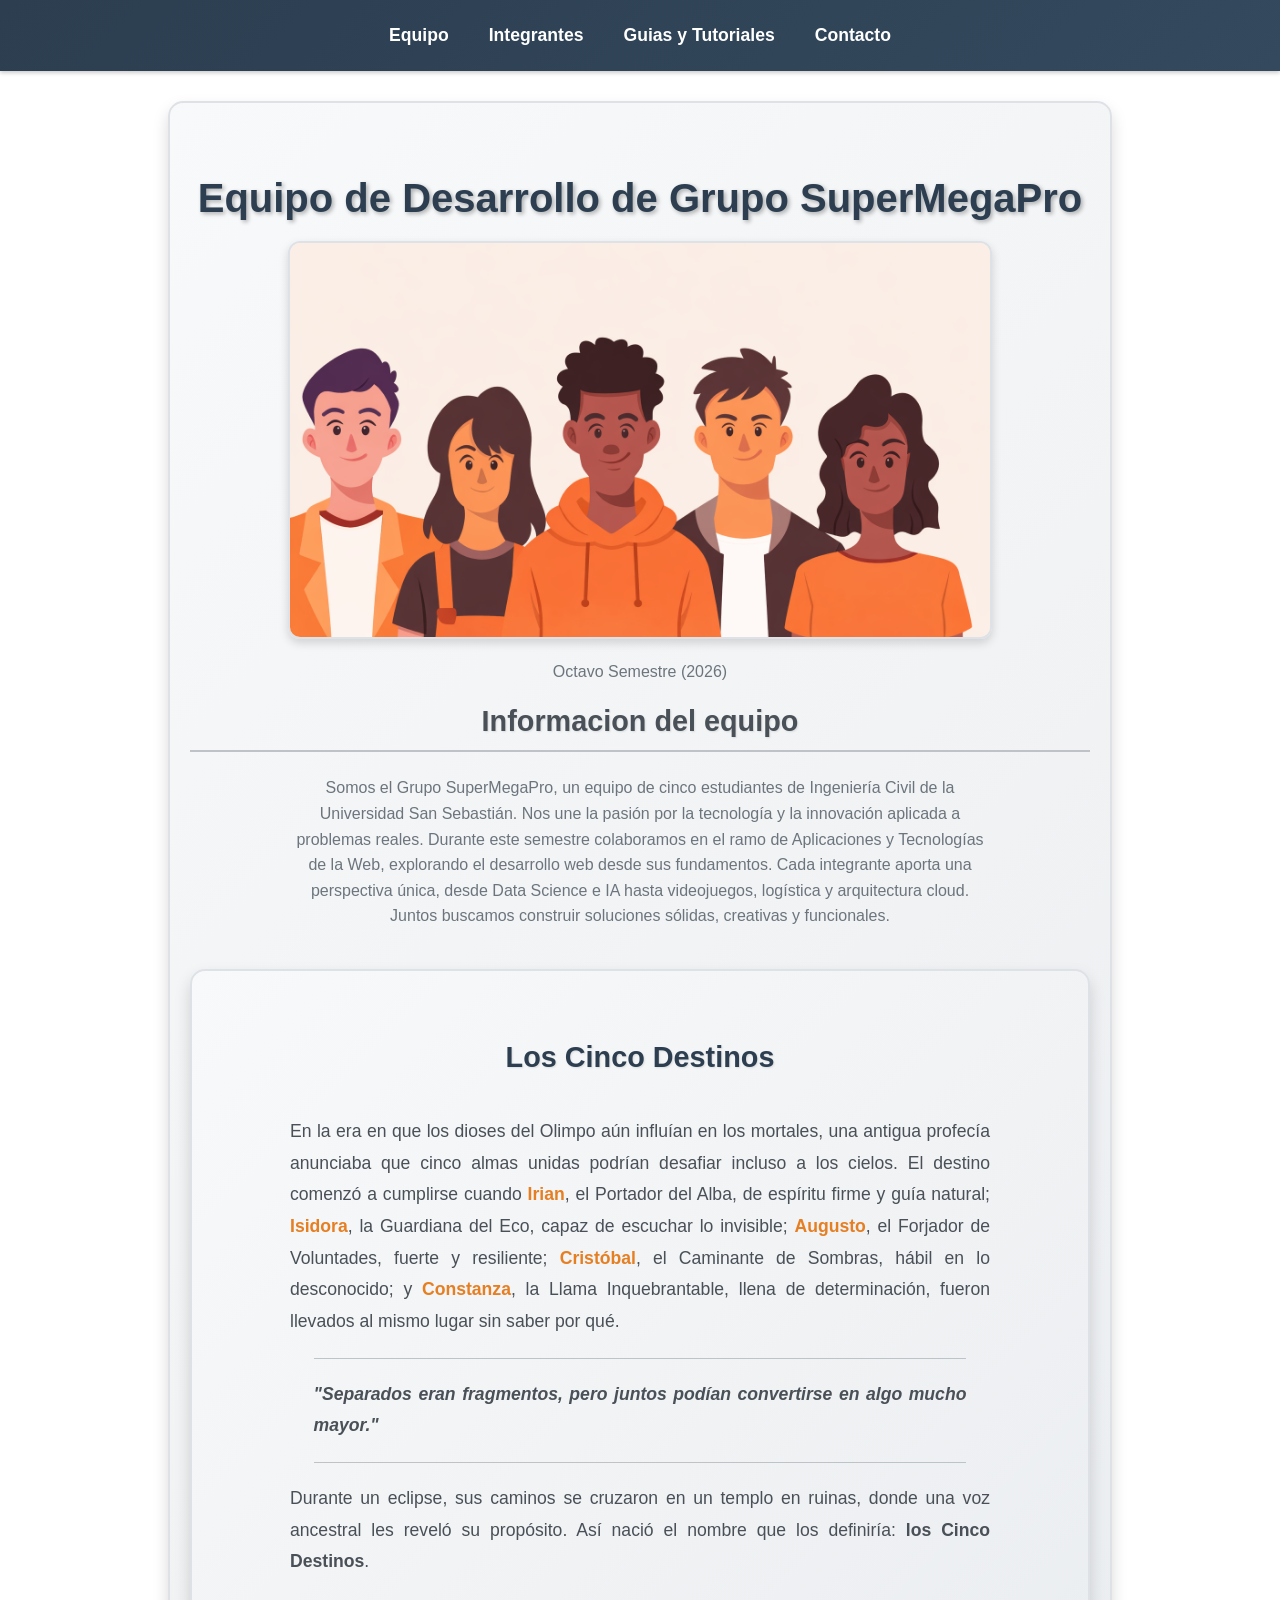
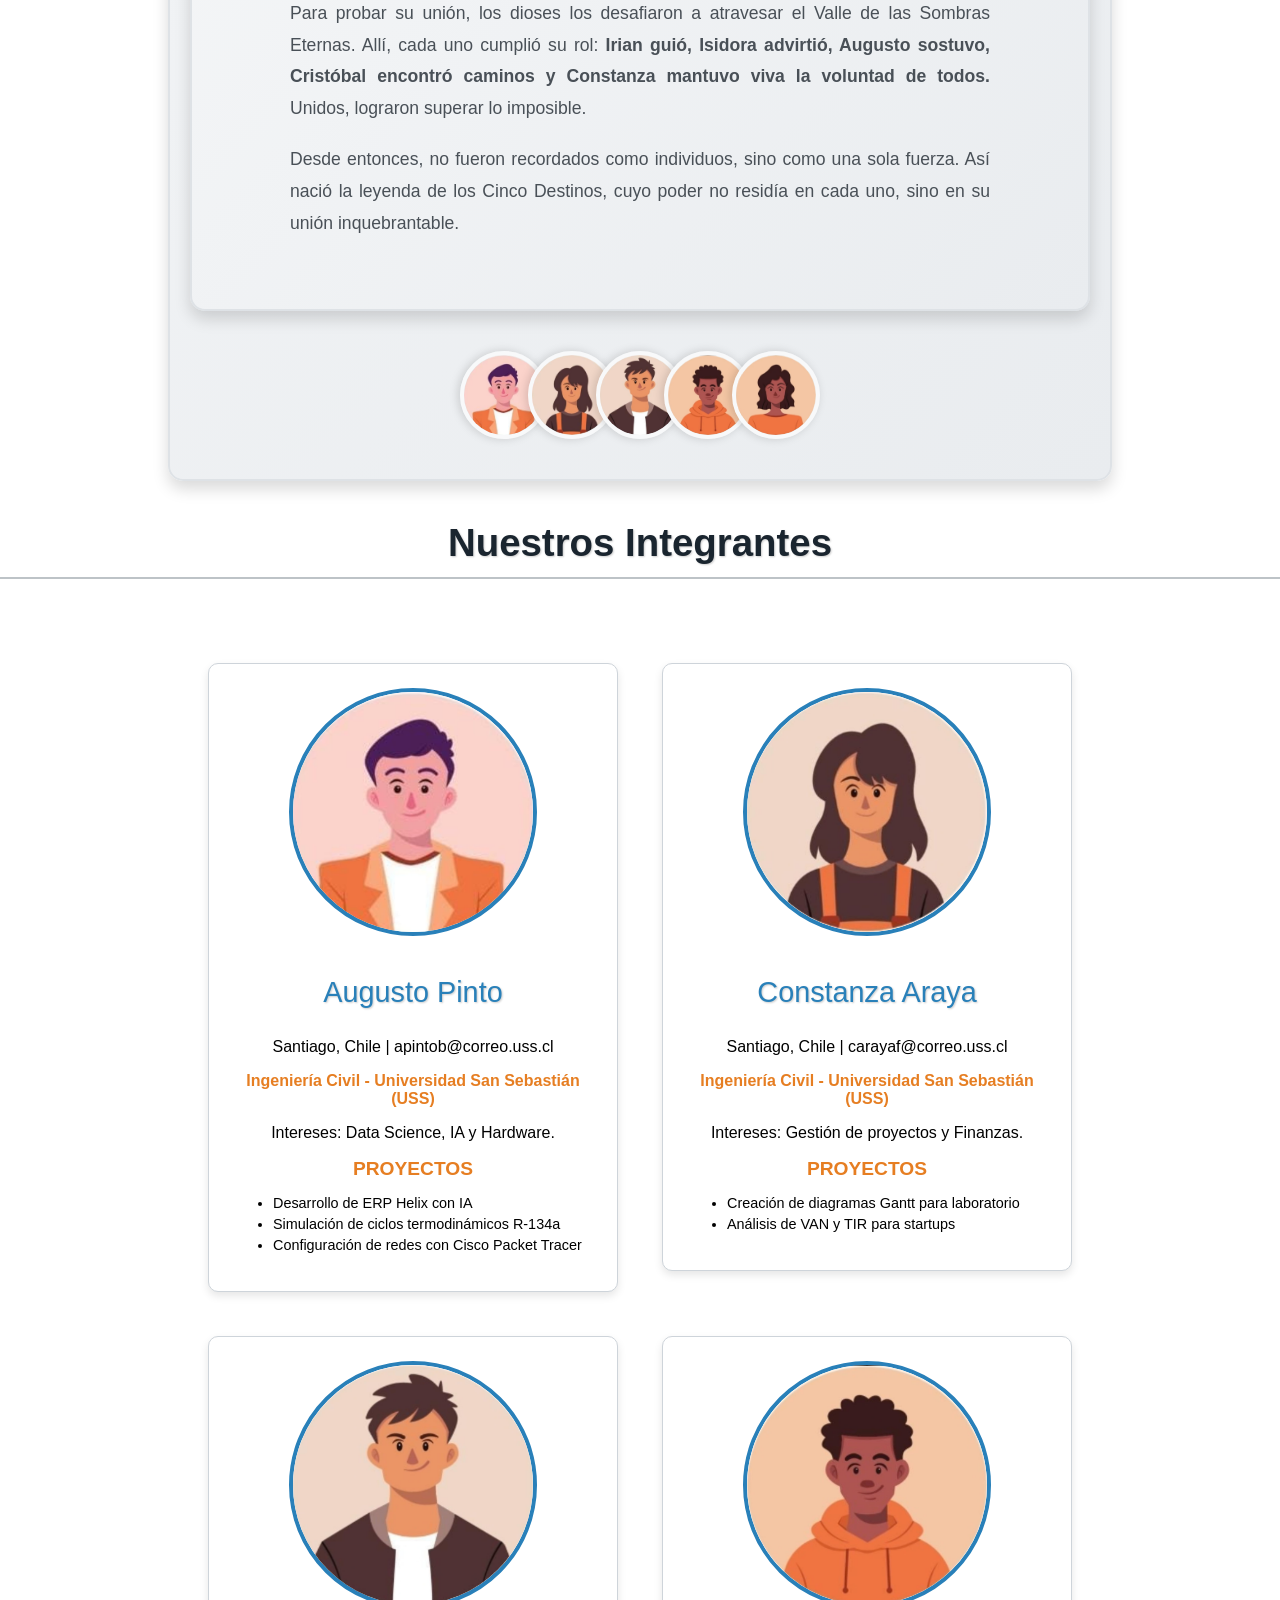
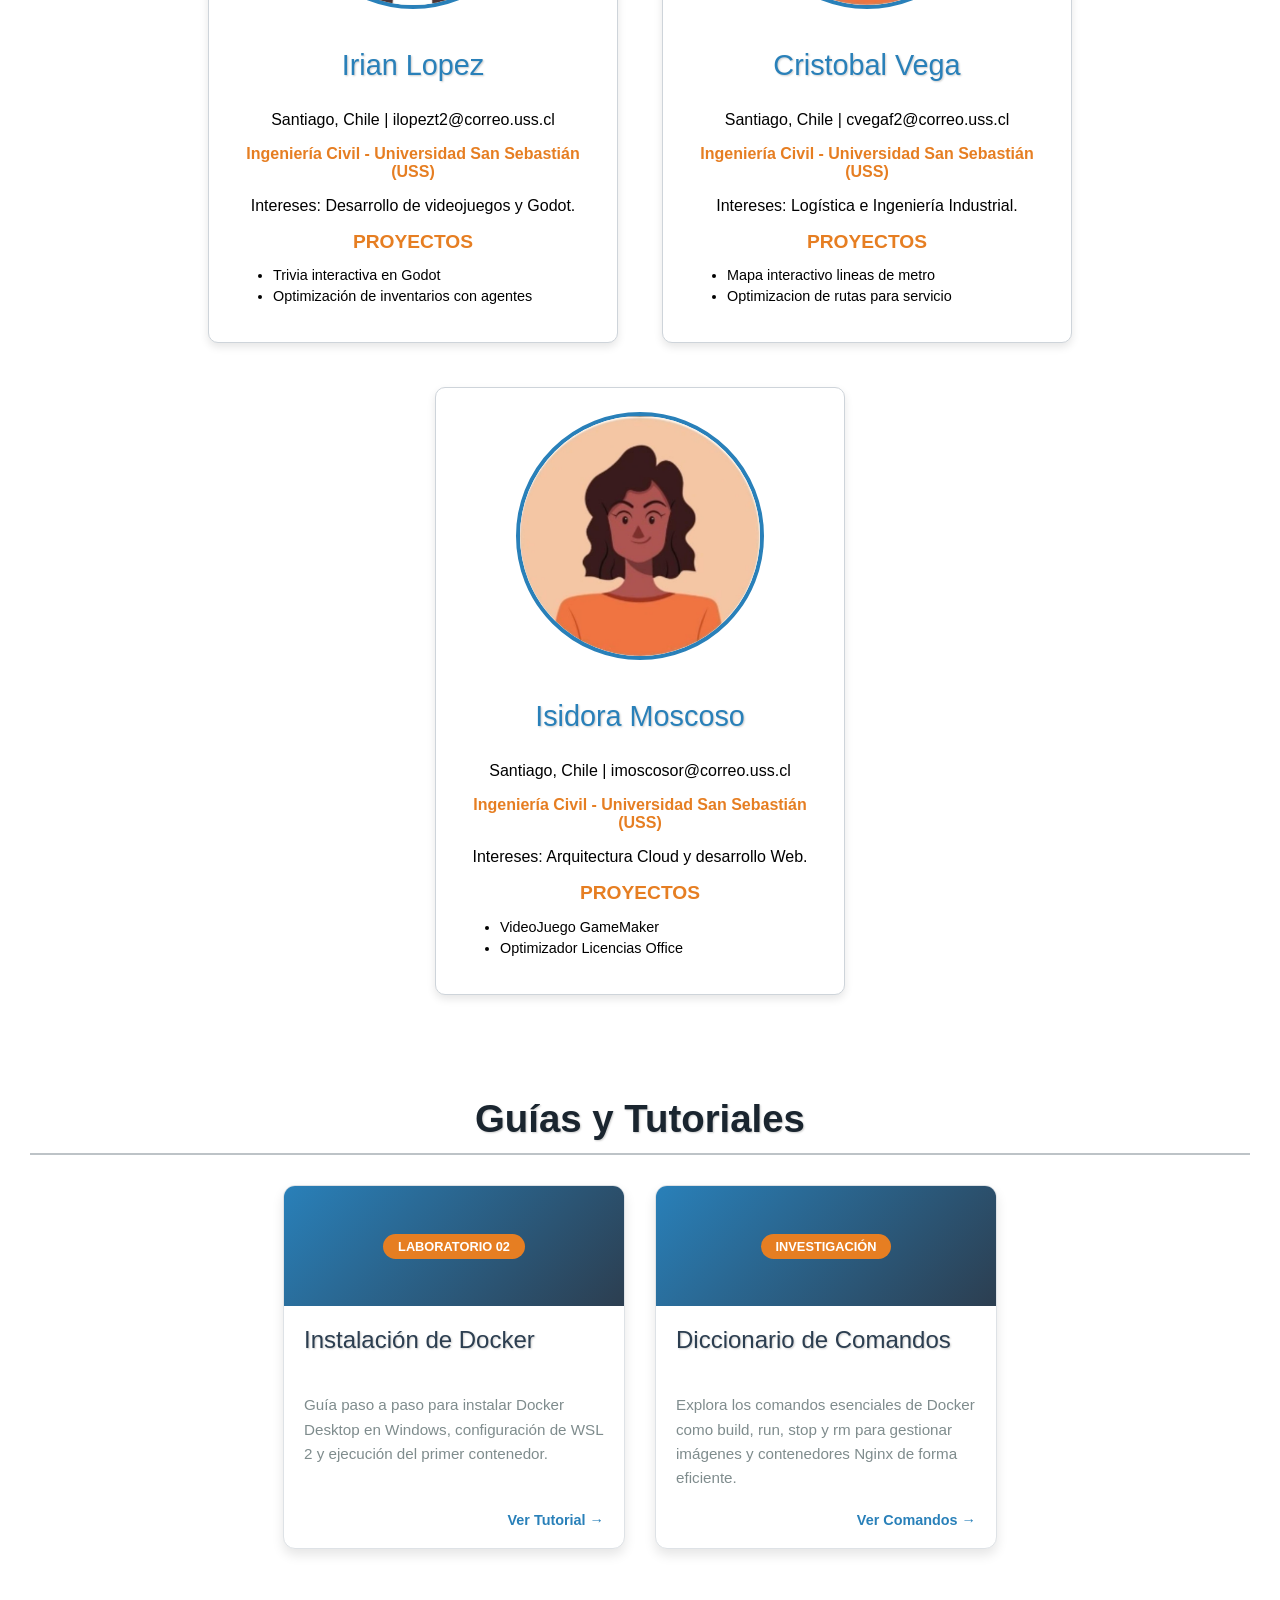
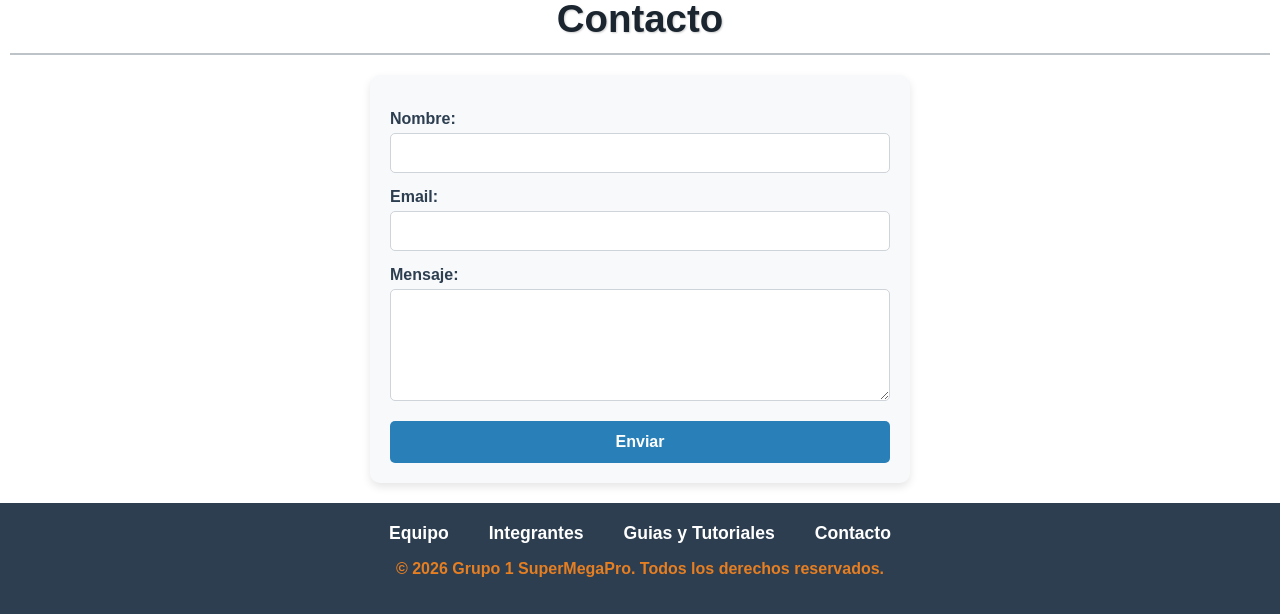
<file: index.html>
<!doctype html>
<html lang="es">
  <head>
    <meta charset="UTF-8" />
    <link rel="stylesheet" href="styles.css" />
    <meta name="viewport" content="width=device-width, initial-scale=1.0" />
    <title>Presentación</title>
  </head>
  <body>
    <header>
      <nav id="navegacion-principal">
        <ul class="menu-lista">
          <li><a href="#equipo">Equipo</a></li>
          <li><a href="#miembros">Integrantes</a></li>
          <li><a href="#blogs">Guias y Tutoriales</a></li>
          <li><a href="#contacto">Contacto</a></li>
        </ul>
      </nav>
    </header>

    <main>
      <section class="introduccionEquipo">
        <h1 id="titulo">Equipo de Desarrollo de Grupo SuperMegaPro</h1>
        
        <img src="img/imagen_grupo.png" alt="Foto del Equipo SuperMegaPro" class="imagen-destacada-equipo" />
 
        <p class="separacionP">Octavo Semestre (2026)</p>
        <h2>Informacion del equipo</h2>
        <p>
          Somos el Grupo SuperMegaPro, un equipo de cinco estudiantes de
          Ingeniería Civil de la Universidad San Sebastián. Nos une la pasión
          por la tecnología y la innovación aplicada a problemas reales. Durante
          este semestre colaboramos en el ramo de Aplicaciones y Tecnologías de
          la Web, explorando el desarrollo web desde sus fundamentos. Cada
          integrante aporta una perspectiva única, desde Data Science e IA hasta
          videojuegos, logística y arquitectura cloud. Juntos buscamos construir
          soluciones sólidas, creativas y funcionales.
        </p>
        
        <section class="seccion-leyenda">
              <h2 id="titulo-leyenda">Los Cinco Destinos</h2>
            
              <div class="contenedor-leyenda">
                  <div class="texto-leyenda">
                      <p>En la era en que los dioses del Olimpo aún influían en los mortales, una antigua profecía anunciaba que cinco almas unidas podrían desafiar incluso a los cielos. El destino comenzó a cumplirse cuando 
                          <span class="texto-destacado">Irian</span>, el Portador del Alba, de espíritu firme y guía natural; 
                          <span class="texto-destacado">Isidora</span>, la Guardiana del Eco, capaz de escuchar lo invisible; 
                          <span class="texto-destacado">Augusto</span>, el Forjador de Voluntades, fuerte y resiliente; 
                          <span class="texto-destacado">Cristóbal</span>, el Caminante de Sombras, hábil en lo desconocido; y 
                          <span class="texto-destacado">Constanza</span>, la Llama Inquebrantable, llena de determinación, fueron llevados al mismo lugar sin saber por qué.
                      </p>
                    
                      <p class="cita-leyenda">"Separados eran fragmentos, pero juntos podían convertirse en algo mucho mayor."</p>
                    
                      <p>Durante un eclipse, sus caminos se cruzaron en un templo en ruinas, donde una voz ancestral les reveló su propósito. Así nació el nombre que los definiría: <strong>los Cinco Destinos</strong>.</p>
                    
                      <p>Para probar su unión, los dioses los desafiaron a atravesar el Valle de las Sombras Eternas. Allí, cada uno cumplió su rol: 
                          <strong>Irian guió, Isidora advirtió, Augusto sostuvo, Cristóbal encontró caminos y Constanza mantuvo viva la voluntad de todos.</strong> 
                          Unidos, lograron superar lo imposible.
                      </p>
                    
                      <p>Desde entonces, no fueron recordados como individuos, sino como una sola fuerza. Así nació la leyenda de los Cinco Destinos, cuyo poder no residía en cada uno, sino en su unión inquebrantable.</p>
                  </div>
              </div>
          </section>
        
        <div class="grupo-visual">
          <img
            src="img/avatar_Augusto.jpeg"
            alt="Augusto"
            class="avatar-grupo"
            title="Augusto Pinto"
          />
          <img
            src="img/avatar_Constanza.jpeg"
            alt="Constanza"
            class="avatar-grupo"
            title="Constanza Araya"
          />
          <img
            src="img/avatar_Irian.jpeg"
            alt="Irian"
            class="avatar-grupo"
            title="Irian Lopez"
          />
          <img
            src="img/avatar_Cristobal.jpeg"
            alt="Cristobal"
            class="avatar-grupo"
            title="Cristobal Vega"
          />
          <img
            src="img/avatar_Isidora.jpeg"
            alt="Isidora"
            class="avatar-grupo"
            title="Isidora Moscoso"
          />
        </div>
      </section>

      <div>
        <h2 id="titulo-integrantes">Nuestros Integrantes</h2>
        <section id="miembros">
          <a href="integrantes/augusto/index.html" class="enlace-tarjeta">
            <div class="tarjeta-estudiante">
              <img
                src="img/avatar_Augusto.jpeg"
                alt="Avatar de Augusto Pinto"
              />
              <h3>Augusto Pinto</h3>
              <p>Santiago, Chile | apintob@correo.uss.cl</p>
              <p class="texto-destacado">
                Ingeniería Civil - Universidad San Sebastián (USS)
              </p>
              <p>Intereses: Data Science, IA y Hardware.</p>
              <h4 class="titulo-proyectos">Proyectos</h4>
              <ul class="lista-proyectos">
                <li class="item-proyecto">Desarrollo de ERP Helix con IA</li>
                <li class="item-proyecto">
                  Simulación de ciclos termodinámicos R-134a
                </li>
                <li class="item-proyecto">
                  Configuración de redes con Cisco Packet Tracer
                </li>
              </ul>
            </div>
          </a>

          <a href="integrantes/constanza/index.html" class="enlace-tarjeta">
            <div class="tarjeta-estudiante">
              <img
                src="img/avatar_Constanza.jpeg"
                alt="Avatar de Constanza Araya"
              />
              <h3>Constanza Araya</h3>
              <p>Santiago, Chile | carayaf@correo.uss.cl</p>
              <p class="texto-destacado">
                Ingeniería Civil - Universidad San Sebastián (USS)
              </p>
              <p>Intereses: Gestión de proyectos y Finanzas.</p>
              <h4 class="titulo-proyectos">Proyectos</h4>
              <ul class="lista-proyectos">
                <li class="item-proyecto">
                  Creación de diagramas Gantt para laboratorio
                </li>
                <li class="item-proyecto">
                  Análisis de VAN y TIR para startups
                </li>
              </ul>
            </div>
          </a>

          <a href="integrantes/irian/index.html" class="enlace-tarjeta">
            <div class="tarjeta-estudiante">
              <img src="img/avatar_Irian.jpeg" alt="Avatar de Irian" />
              <h3>Irian Lopez</h3>
              <p>Santiago, Chile | ilopezt2@correo.uss.cl</p>
              <p class="texto-destacado">
                Ingeniería Civil - Universidad San Sebastián (USS)
              </p>
              <p>Intereses: Desarrollo de videojuegos y Godot.</p>
              <h4 class="titulo-proyectos">Proyectos</h4>
              <ul class="lista-proyectos">
                <li class="item-proyecto">Trivia interactiva en Godot</li>
                <li class="item-proyecto">
                  Optimización de inventarios con agentes
                </li>
              </ul>
            </div>
          </a>

          <a href="integrantes/cristobal/index.html" class="enlace-tarjeta">
            <div class="tarjeta-estudiante">
              <img src="img/avatar_Cristobal.jpeg" alt="Avatar de Cristobal" />
              <h3>Cristobal Vega</h3>
              <p>Santiago, Chile | cvegaf2@correo.uss.cl</p>
              <p class="texto-destacado">
                Ingeniería Civil - Universidad San Sebastián (USS)
              </p>
              <p>Intereses: Logística e Ingeniería Industrial.</p>
              <h4 class="titulo-proyectos">Proyectos</h4>
              <ul class="lista-proyectos">
                <li class="item-proyecto">Mapa interactivo lineas de metro</li>
                <li class="item-proyecto">
                  Optimizacion de rutas para servicio
                </li>
              </ul>
            </div>
          </a>

          <a href="integrantes/isidora/index.html" class="enlace-tarjeta">
            <div class="tarjeta-estudiante">
              <img
                src="img/avatar_Isidora.jpeg"
                alt="Avatar de Isidora Moscoso"
              />
              <h3>Isidora Moscoso</h3>
              <p>Santiago, Chile | imoscosor@correo.uss.cl</p>
              <p class="texto-destacado">
                Ingeniería Civil - Universidad San Sebastián (USS)
              </p>
              <p>Intereses: Arquitectura Cloud y desarrollo Web.</p>
              <h4 class="titulo-proyectos">Proyectos</h4>
              <ul class="lista-proyectos">
                <li class="item-proyecto">VideoJuego GameMaker</li>
                <li class="item-proyecto">
                  Optimizador Licencias Office
                </li>
              </ul>
            </div>
          </a>
        </section>
      </div>

      <section id="blogs">
        <h2 id="titulo-blogs" class="separacion">Guías y Tutoriales</h2>
        <div class="contenedor-blogs">
          <a href="dockers/inst.html" class="enlace-blog">
            <div class="tarjeta-blog">
              <div class="blog-header">
                <span class="tag-tutorial">Laboratorio 02</span>
              </div>
              <div class="blog-cuerpo">
                <h3>Instalación de Docker</h3>
                <p>
                  Guía paso a paso para instalar Docker Desktop en Windows,
                  configuración de WSL 2 y ejecución del primer contenedor.
                </p>
                <div class="leer-mas">Ver Tutorial →</div>
              </div>
            </div>
          </a>

          <a href="dockers/comandos.html" class="enlace-blog">
            <div class="tarjeta-blog">
              <div class="blog-header">
                <span class="tag-investigacion">Investigación</span>
              </div>
              <div class="blog-cuerpo">
                <h3>Diccionario de Comandos</h3>
                <p>
                  Explora los comandos esenciales de Docker como build, run,
                  stop y rm para gestionar imágenes y contenedores Nginx de
                  forma eficiente.
                </p>
                <div class="leer-mas">Ver Comandos →</div>
              </div>
            </div>
          </a>
        </div>
      </section>

      <section id="contacto">
        <h2 class="separacion">Contacto</h2>
        <form class="form-contacto">
          <label for="name">Nombre:</label>
          <input type="text" id="name" name="name" required />

          <label for="email">Email:</label>
          <input type="email" id="email" name="email" required />

          <label for="message">Mensaje:</label>
          <textarea id="message" name="message" rows="5" required></textarea>

          <button type="submit">Enviar</button>
        </form>
      </section>
    </main>

    <footer>
      <ul class="menu-lista">
        <li><a href="#equipo">Equipo</a></li>
        <li><a href="#miembros">Integrantes</a></li>
        <li><a href="#blogs">Guias y Tutoriales</a></li>
        <li><a href="#contacto">Contacto</a></li>
        
      </ul>
      <p class="texto-destacado">
        © 2026 Grupo 1 SuperMegaPro. Todos los derechos reservados.
      </p>
    </footer>
  </body>
</html>
</file>
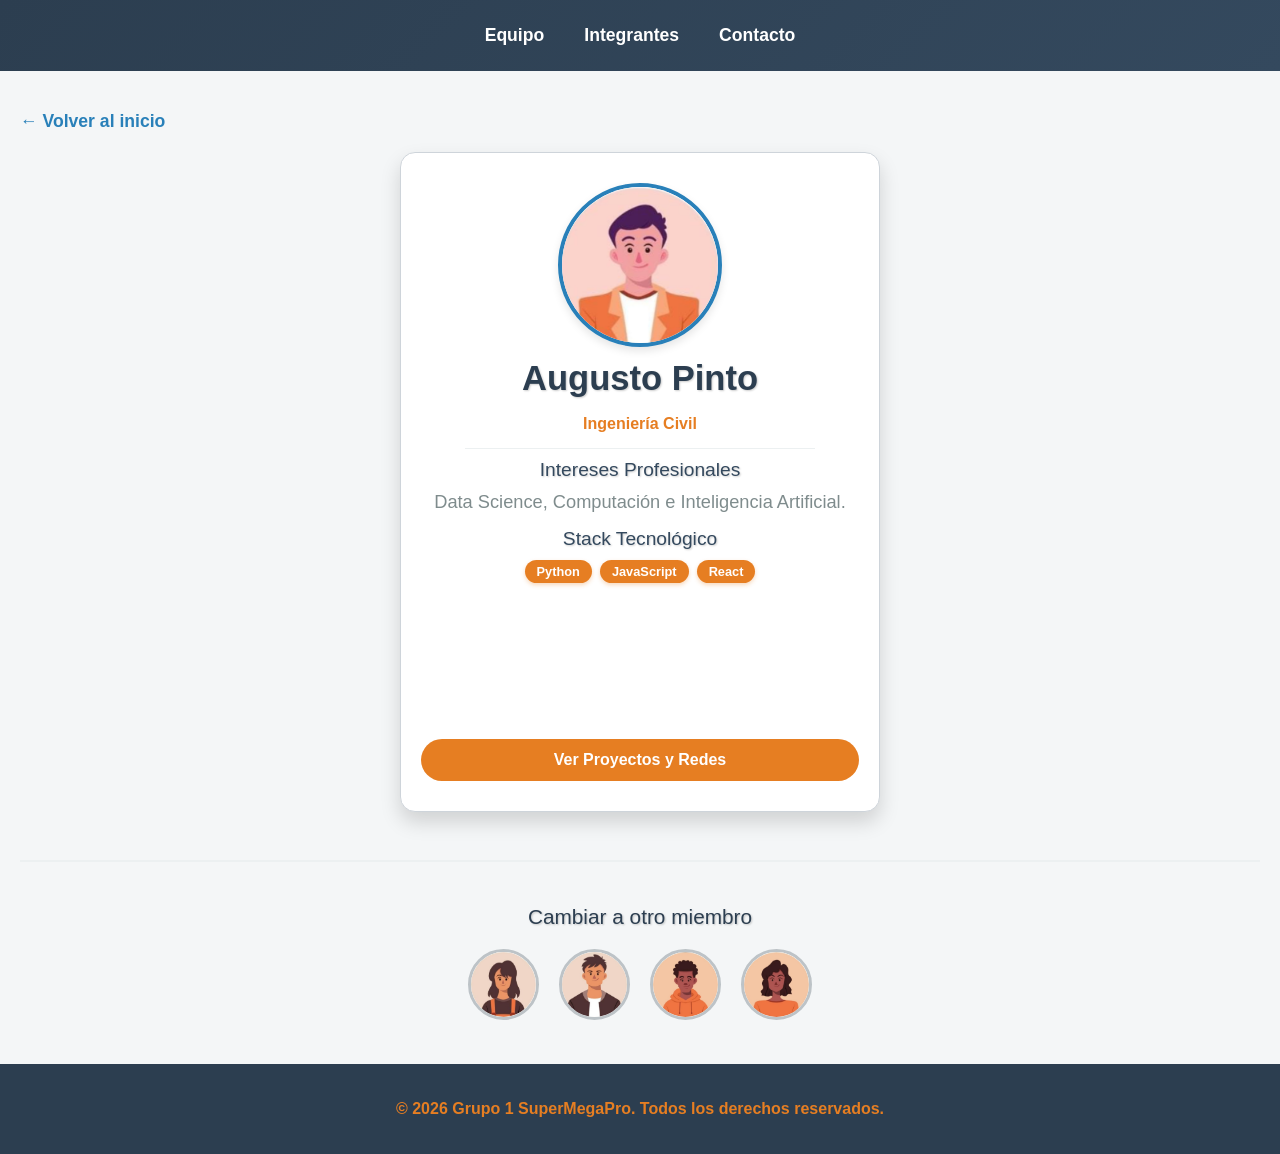
<file: integrantes/augusto/index.html>
<!DOCTYPE html>
<html lang="es">
<head>
    <meta charset="UTF-8">
    <meta name="viewport" content="width=device-width, initial-scale=1.0">
    <title>Perfil - Augusto Pinto</title>
    <!-- CSS GLOBAL -->
    <link rel="stylesheet" href="../../styles.css">
    <!-- CSS ESPECÍFICO -->
    <link rel="stylesheet" href="../styleIntegrantes.css">
</head>
<body>
    <header>
        <nav id="navegacion-principal">
            <ul class="menu-lista">
                <li><a href="../../index.html#equipo">Equipo</a></li>
                <li><a href="../../index.html#miembros">Integrantes</a></li>
                <li><a href="../../index.html#contacto">Contacto</a></li>
            </ul>
        </nav>
    </header>

    <main class="perfil-container">
        <a href="../../index.html" class="btn-volver">← Volver al inicio</a>
        
        <div class="flip-container">
            <div class="flipper" id="flipper-card">
                
                <!-- ============================ -->
                <!-- CARA FRONTAL DE LA TARJETA -->
                <!-- ============================ -->
                <div class="front">
                    <!-- FOTO DEL INTEGRANTE -->
                    <img src="../../img/avatar_Augusto.jpeg" alt="Avatar de Augusto Pinto">
                    
                    <!-- NOMBRE DEL INTEGRANTE -->
                    <h2>Augusto Pinto</h2>
                    
                    <!-- ROL O CARRERA -->
                    <p class="texto-destacado">Ingeniería Civil</p>
                    
                    <hr style="width: 80%; border: 0; border-top: 1px solid #ecf0f1; margin: 10px 0;">

                    <!-- INTERESES PROFESIONALES -->
                    <div class="seccion-info">
                        <h3>Intereses Profesionales</h3>
                        <p>Data Science, Computación e Inteligencia Artificial.</p>
                    </div>

                    <!-- STACK TECNOLÓGICO -->
                    <div class="seccion-info">
                        <h3>Stack Tecnológico</h3>
                        <div class="badges-tech">
                            <span class="badge">Python</span>
                            <span class="badge">JavaScript</span>
                            <span class="badge">React</span>
                        </div>
                    </div>

                    <!-- BOTÓN DE INTERACCIÓN -->
                    <button class="btn-flip" onclick="girarTarjeta()">Ver Proyectos y Redes</button>
                </div>

                <!-- ============================ -->
                <!-- CARA TRASERA DE LA TARJETA -->
                <!-- ============================ -->
                <div class="back">
                    
                    <!-- PROYECTOS DESTACADOS -->
                    <h2>Repositorios Destacados</h2>
                    <ul class="lista-repos">
                        <li>
                            <strong>ERP Helix con IA</strong><br>
                            <em>- Algoritmo de resolución inteligente.</em>
                            <div style="margin-top: 5px;"><span class="lenguaje">Python</span></div>
                        </li>
                        
                        <li>
                            <strong>Interfaz de Usuario para ERP</strong><br>
                            <em>- Desarrollo de una interfaz intuitiva y responsive.</em>
                            <div style="margin-top: 5px;"><span class="lenguaje">JavaScript</span></div>
                        </li>

                        <li>
                            <strong>Pokedex</strong><br>
                            <em>- Desarrollo de una Pokédex web interactiva utilizando la PokeAP</em>
                            <div style="margin-top: 5px;"><span class="lenguaje">JavaScript</span></div>
                        </li>
                    </ul>
                    
                    <!-- REDES SOCIALES -->
                    <h2>Redes Sociales</h2>
                    <div class="redes-sociales">
                        <!-- REEMPLAZAR '#' POR TU LINK DE GITHUB -->
                        <a href="https://github.com/augus01" class="icono-red" target="_blank" rel="noopener noreferrer">GitHub</a>
                        <!-- REEMPLAZAR '#' POR TU LINK DE LINKEDIN -->
                        <a href="https://www.linkedin.com/in/augusto-pinto-5b8163164/" class="icono-red" target="_blank" rel="noopener noreferrer">LinkedIn</a>
                    </div>
                    
                    <!-- BOTÓN DE INTERACCIÓN -->
                    <button class="btn-flip" onclick="girarTarjeta()">Volver al Perfil</button>
                </div>
            </div>
        </div>

        <!-- QUICK SWITCH (NAVEGACIÓN RÁPIDA) -->
        <section class="quick-switch">
            <h3>Cambiar a otro miembro</h3>
            <div class="avatares-switch">
                <a href="../constanza/index.html" class="avatar-link" title="Constanza Araya">
                    <img src="../../img/avatar_Constanza.jpeg" alt="Constanza">
                </a>
                <a href="../irian/index.html" class="avatar-link" title="Irian Lopez">
                    <img src="../../img/avatar_Irian.jpeg" alt="Irian">
                </a>
                <a href="../cristobal/index.html" class="avatar-link" title="Cristobal Vega">
                    <img src="../../img/avatar_Cristobal.jpeg" alt="Cristobal">
                </a>
                <a href="../isidora/index.html" class="avatar-link" title="Isidora Moscoso">
                    <img src="../../img/avatar_Isidora.jpeg" alt="Isidora">
                </a>
            </div>
        </section>
    </main>

    <footer>
        <p class="texto-destacado">© 2026 Grupo 1 SuperMegaPro. Todos los derechos reservados.</p>
    </footer>

    <!-- SCRIPT DE ANIMACIÓN (FLIP) -->
    <script>
        function girarTarjeta() {
            document.getElementById('flipper-card').classList.toggle('flipped');
        }
    </script>
</body>
</html>
</file>
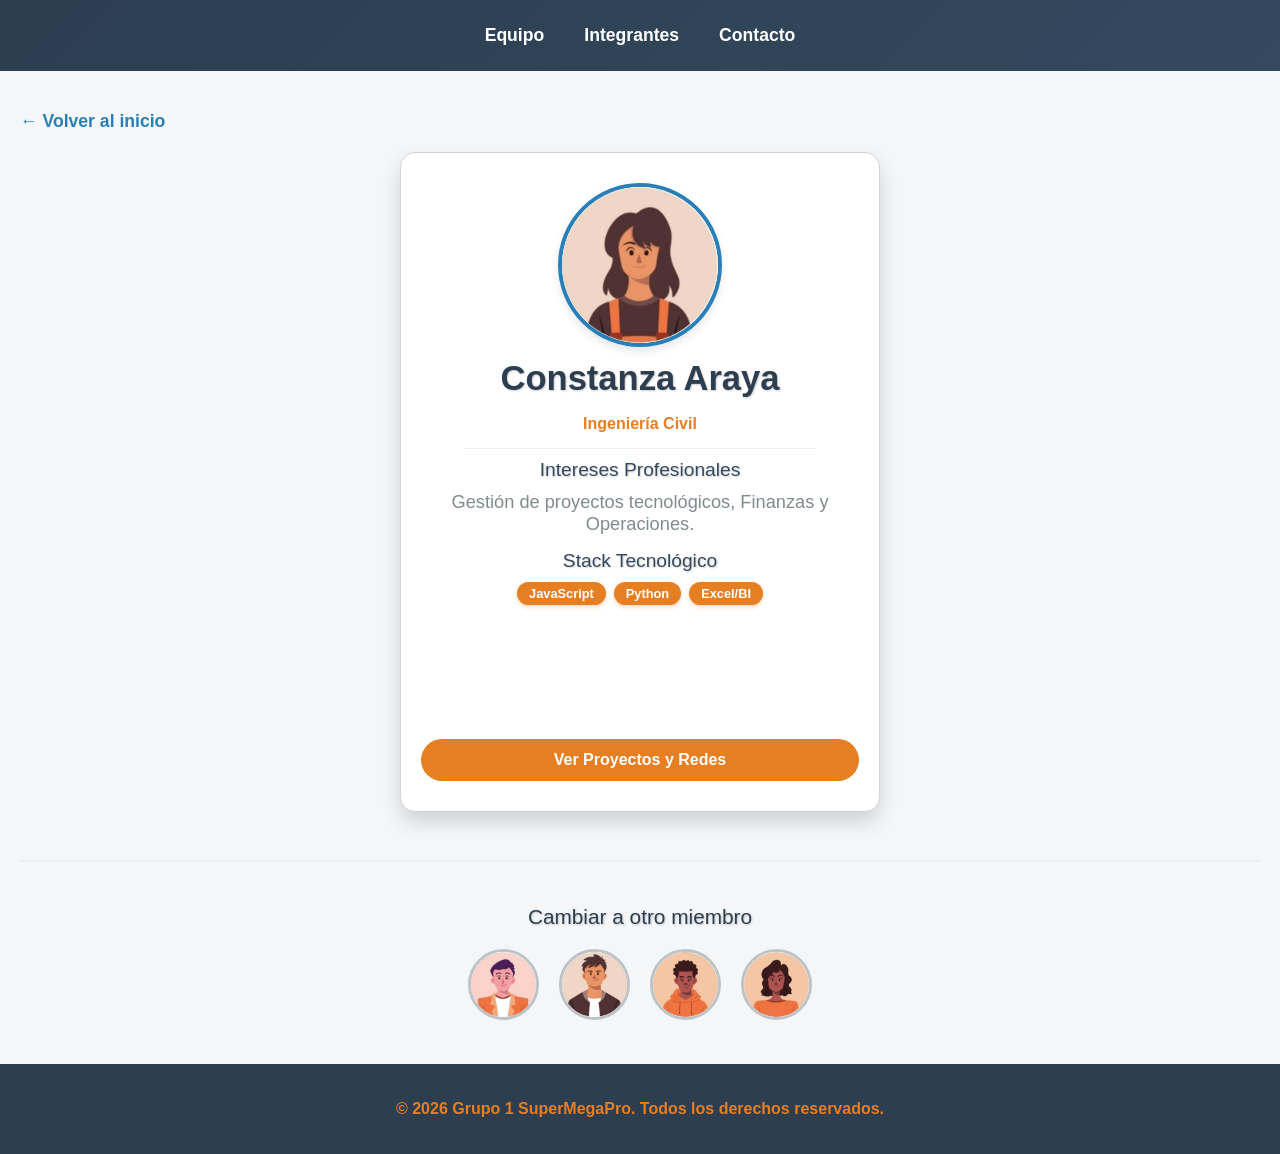
<file: integrantes/constanza/index.html>
<!DOCTYPE html>
<html lang="es">
<head>
    <meta charset="UTF-8">
    <meta name="viewport" content="width=device-width, initial-scale=1.0">
    <title>Perfil - Constanza Araya</title>
    <!-- CSS GLOBAL -->
    <link rel="stylesheet" href="../../styles.css">
    <!-- CSS ESPECÍFICO -->
    <link rel="stylesheet" href="../styleIntegrantes.css">
</head>
<body>
    <header>
        <nav id="navegacion-principal">
            <ul class="menu-lista">
                <li><a href="../../index.html#equipo">Equipo</a></li>
                <li><a href="../../index.html#miembros">Integrantes</a></li>
                <li><a href="../../index.html#contacto">Contacto</a></li>
            </ul>
        </nav>
    </header>

    <main class="perfil-container">
        <a href="../../index.html" class="btn-volver">← Volver al inicio</a>
        
        <div class="flip-container">
            <div class="flipper" id="flipper-card">
                
                <!-- ============================ -->
                <!-- CARA FRONTAL DE LA TARJETA -->
                <!-- ============================ -->
                <div class="front">
                    <!-- FOTO DEL INTEGRANTE -->
                    <img src="../../img/avatar_Constanza.jpeg" alt="Avatar de Constanza Araya">
                    
                    <!-- NOMBRE DEL INTEGRANTE -->
                    <h2>Constanza Araya</h2>
                    
                    <!-- ROL O CARRERA -->
                    <p class="texto-destacado">Ingeniería Civil</p>
                    
                    <hr style="width: 80%; border: 0; border-top: 1px solid #ecf0f1; margin: 10px 0;">

                    <!-- INTERESES PROFESIONALES -->
                    <div class="seccion-info">
                        <h3>Intereses Profesionales</h3>
                        <p>Gestión de proyectos tecnológicos, Finanzas y Operaciones.</p>
                    </div>

                    <!-- STACK TECNOLÓGICO -->
                    <div class="seccion-info">
                        <h3>Stack Tecnológico</h3>
                        <div class="badges-tech">
                            <span class="badge">JavaScript</span>
                            <span class="badge">Python</span>
                            <span class="badge">Excel/BI</span>
                        </div>
                    </div>

                    <!-- BOTÓN DE INTERACCIÓN -->
                    <button class="btn-flip" onclick="girarTarjeta()">Ver Proyectos y Redes</button>
                </div>

                <!-- ============================ -->
                <!-- CARA TRASERA DE LA TARJETA -->
                <!-- ============================ -->
                <div class="back">
                    
                    <!-- PROYECTOS DESTACADOS -->
                    <h2>Repositorios Destacados</h2>
                    <ul class="lista-repos">
                        <li>
                            <strong>Diagramas Gantt Automáticos</strong><br>
                            <em>- Visualización de datos de gestión laboral.</em>
                            <div style="margin-top: 5px;"><span class="lenguaje">JavaScript</span></div>
                        </li>
                        <li>
                            <strong>Análisis Financiero Startup</strong><br>
                            <em>- Cálculo predictivo de VAN y TIR.</em>
                            <div style="margin-top: 5px;"><span class="lenguaje">Python</span></div>
                        </li>
                    </ul>
                    
                    <!-- REDES SOCIALES -->
                    <h2>Redes Sociales</h2>
                    <div class="redes-sociales">
                        <!-- REEMPLAZAR '#' POR TU LINK DE GITHUB -->
                        <a href="#" class="icono-red" target="_blank" rel="noopener noreferrer">GitHub</a>
                        <!-- REEMPLAZAR '#' POR TU LINK DE LINKEDIN -->
                        <a href="#" class="icono-red" target="_blank" rel="noopener noreferrer">LinkedIn</a>
                    </div>
                    
                    <!-- BOTÓN DE INTERACCIÓN -->
                    <button class="btn-flip" onclick="girarTarjeta()">Volver al Perfil</button>
                </div>
            </div>
        </div>

        <!-- QUICK SWITCH (NAVEGACIÓN RÁPIDA) -->
        <section class="quick-switch">
            <h3>Cambiar a otro miembro</h3>
            <div class="avatares-switch">
                <a href="../augusto/index.html" class="avatar-link" title="Augusto Pinto">
                    <img src="../../img/avatar_Augusto.jpeg" alt="Augusto">
                </a>
                <a href="../irian/index.html" class="avatar-link" title="Irian Lopez">
                    <img src="../../img/avatar_Irian.jpeg" alt="Irian">
                </a>
                <a href="../cristobal/index.html" class="avatar-link" title="Cristobal Vega">
                    <img src="../../img/avatar_Cristobal.jpeg" alt="Cristobal">
                </a>
                <a href="../isidora/index.html" class="avatar-link" title="Isidora Moscoso">
                    <img src="../../img/avatar_Isidora.jpeg" alt="Isidora">
                </a>
            </div>
        </section>
    </main>

    <footer>
        <p class="texto-destacado">© 2026 Grupo 1 SuperMegaPro. Todos los derechos reservados.</p>
    </footer>

    <!-- SCRIPT DE ANIMACIÓN (FLIP) -->
    <script>
        function girarTarjeta() {
            document.getElementById('flipper-card').classList.toggle('flipped');
        }
    </script>
</body>
</html>
</file>
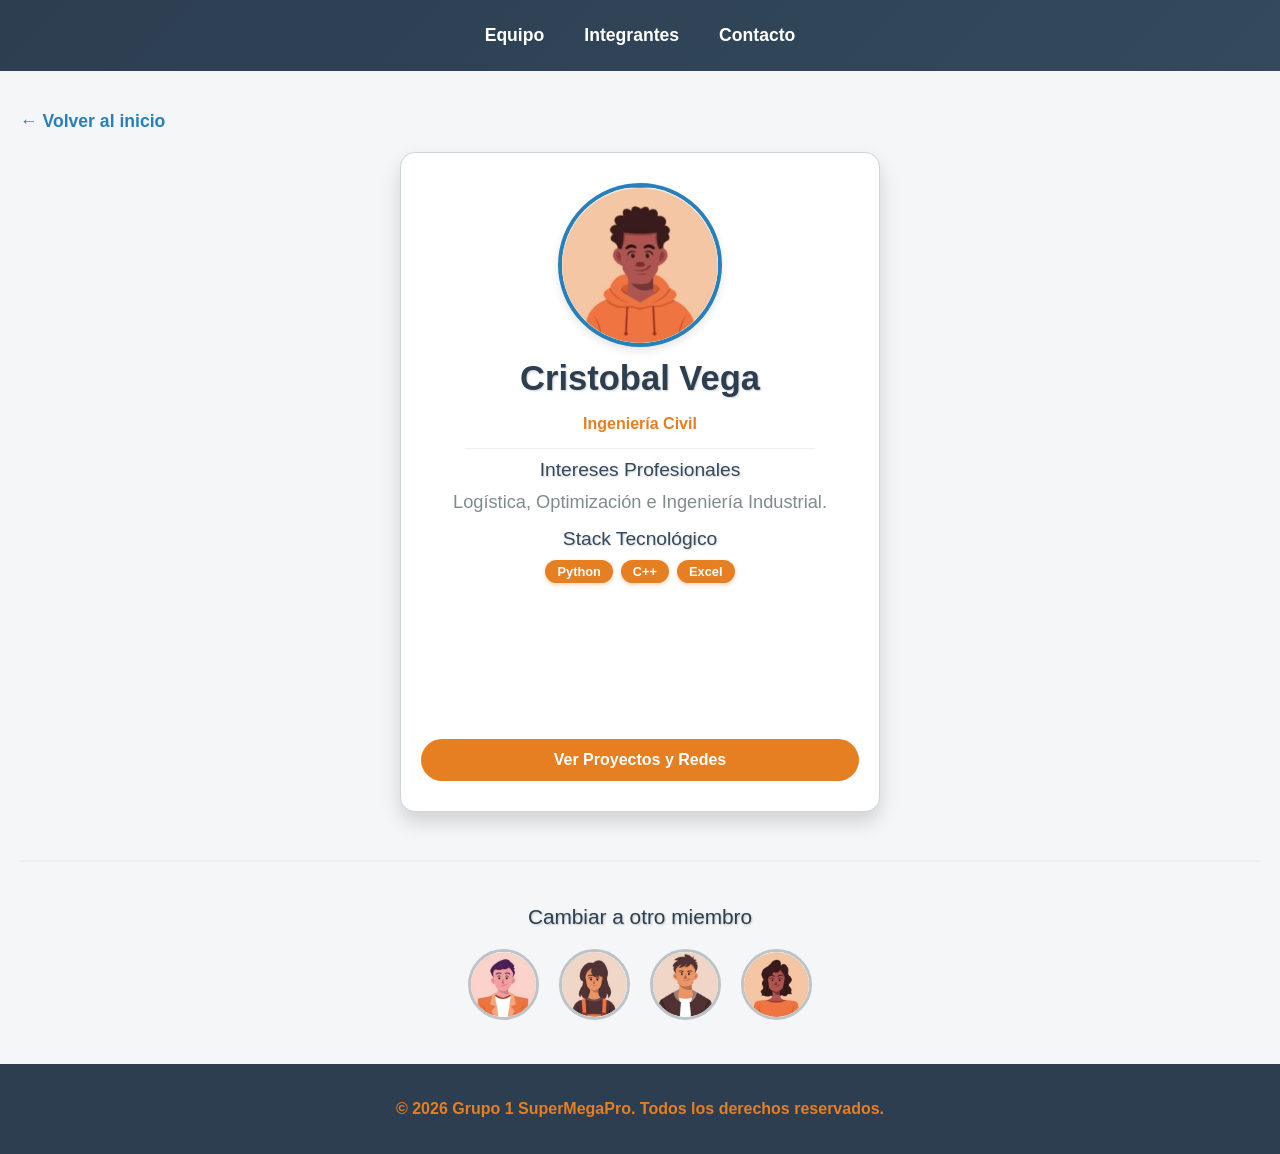
<file: integrantes/cristobal/index.html>
<!DOCTYPE html>
<html lang="es">
<head>
    <meta charset="UTF-8">
    <meta name="viewport" content="width=device-width, initial-scale=1.0">
    <title>Perfil - Cristobal Vega</title>
    <!-- CSS GLOBAL -->
    <link rel="stylesheet" href="../../styles.css">
    <!-- CSS ESPECÍFICO -->
    <link rel="stylesheet" href="../styleIntegrantes.css">
</head>
<body>
    <header>
        <nav id="navegacion-principal">
            <ul class="menu-lista">
                <li><a href="../../index.html#equipo">Equipo</a></li>
                <li><a href="../../index.html#miembros">Integrantes</a></li>
                <li><a href="../../index.html#contacto">Contacto</a></li>
            </ul>
        </nav>
    </header>

    <main class="perfil-container">
        <a href="../../index.html" class="btn-volver">← Volver al inicio</a>
        
        <div class="flip-container">
            <div class="flipper" id="flipper-card">
                
                <!-- ============================ -->
                <!-- CARA FRONTAL DE LA TARJETA -->
                <!-- ============================ -->
                <div class="front">
                    <!-- FOTO DEL INTEGRANTE -->
                    <img src="../../img/avatar_Cristobal.jpeg" alt="Avatar de Cristobal">
                    
                    <!-- NOMBRE DEL INTEGRANTE -->
                    <h2>Cristobal Vega</h2>
                    
                    <!-- ROL O CARRERA -->
                    <p class="texto-destacado">Ingeniería Civil</p>
                    
                    <hr style="width: 80%; border: 0; border-top: 1px solid #ecf0f1; margin: 10px 0;">

                    <!-- INTERESES PROFESIONALES -->
                    <div class="seccion-info">
                        <h3>Intereses Profesionales</h3>
                        <p>Logística, Optimización e Ingeniería Industrial.</p>
                    </div>

                    <!-- STACK TECNOLÓGICO -->
                    <div class="seccion-info">
                        <h3>Stack Tecnológico</h3>
                        <div class="badges-tech">
                            <span class="badge">Python</span>
                            <span class="badge">C++</span>
                            <span class="badge">Excel</span>
                        </div>
                    </div>

                    <!-- BOTÓN DE INTERACCIÓN -->
                    <button class="btn-flip" onclick="girarTarjeta()">Ver Proyectos y Redes</button>
                </div>

                <!-- ============================ -->
                <!-- CARA TRASERA DE LA TARJETA -->
                <!-- ============================ -->
                <div class="back">
                    
                    <!-- PROYECTOS DESTACADOS -->
                    <h2>Repositorios Destacados</h2>
                    <ul class="lista-repos">
                        <li>
                            <strong>Visualización dinámica</strong><br>
                            <em>- Mapa de lineas de metro interactivo.</em>
                            <div style="margin-top: 5px;"><span class="lenguaje">C++</span></div>
                        </li>
                        <li>
                            <strong>Planificación de laboratorios</strong><br>
                            <em>- Optimización de rutas para servicio.</em>
                            <div style="margin-top: 5px;"><span class="lenguaje">Python</span></div>
                        </li>
                    </ul>
                    
                    <!-- REDES SOCIALES -->
                    <h2>Redes Sociales</h2>
                    <div class="redes-sociales">
                        <!-- REEMPLAZAR '#' POR TU LINK DE GITHUB -->
                        <a href="#" class="icono-red" target="_blank" rel="noopener noreferrer">GitHub</a>
                        <!-- REEMPLAZAR '#' POR TU LINK DE LINKEDIN -->
                        <a href="#" class="icono-red" target="_blank" rel="noopener noreferrer">LinkedIn</a>
                    </div>
                    
                    <!-- BOTÓN DE INTERACCIÓN -->
                    <button class="btn-flip" onclick="girarTarjeta()">Volver al Perfil</button>
                </div>
            </div>
        </div>

        <!-- QUICK SWITCH (NAVEGACIÓN RÁPIDA) -->
        <section class="quick-switch">
            <h3>Cambiar a otro miembro</h3>
            <div class="avatares-switch">
                <a href="../augusto/index.html" class="avatar-link" title="Augusto Pinto">
                    <img src="../../img/avatar_Augusto.jpeg" alt="Augusto">
                </a>
                <a href="../constanza/index.html" class="avatar-link" title="Constanza Araya">
                    <img src="../../img/avatar_Constanza.jpeg" alt="Constanza">
                </a>
                <a href="../irian/index.html" class="avatar-link" title="Irian Lopez">
                    <img src="../../img/avatar_Irian.jpeg" alt="Irian">
                </a>
                <a href="../isidora/index.html" class="avatar-link" title="Isidora Moscoso">
                    <img src="../../img/avatar_Isidora.jpeg" alt="Isidora">
                </a>
            </div>
        </section>
    </main>

    <footer>
        <p class="texto-destacado">© 2026 Grupo 1 SuperMegaPro. Todos los derechos reservados.</p>
    </footer>

    <!-- SCRIPT DE ANIMACIÓN (FLIP) -->
    <script>
        function girarTarjeta() {
            document.getElementById('flipper-card').classList.toggle('flipped');
        }
    </script>
</body>
</html>
</file>
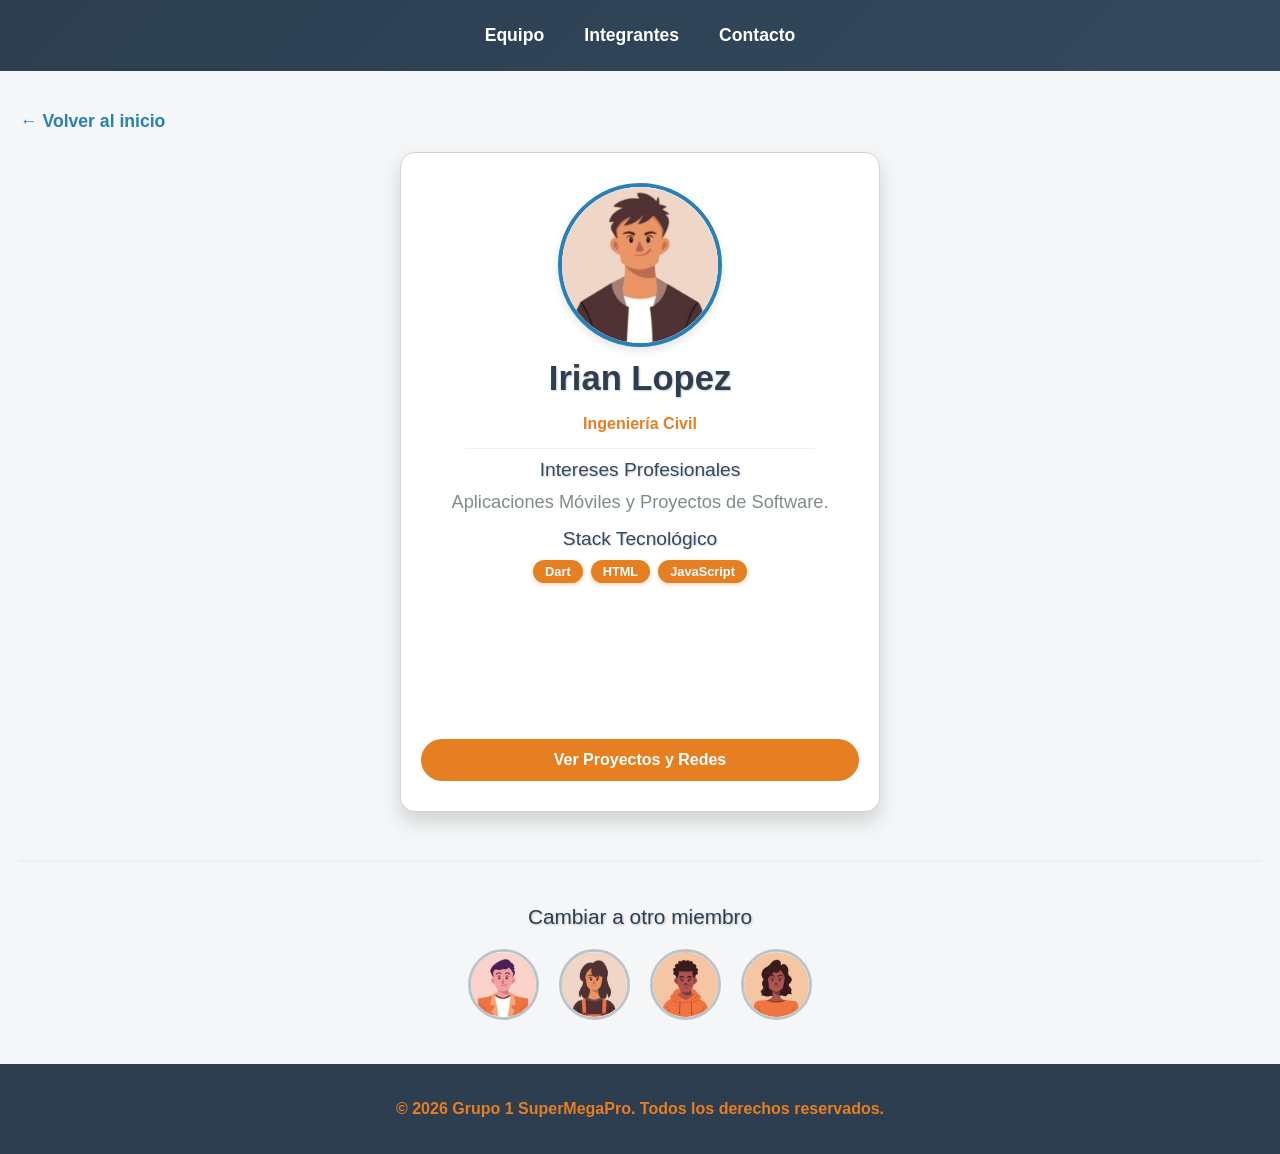
<file: integrantes/irian/index.html>
<!DOCTYPE html>
<html lang="es">
<head>
    <meta charset="UTF-8">
    <meta name="viewport" content="width=device-width, initial-scale=1.0">
    <title>Perfil - Irian Lopez</title>
    <!-- CSS GLOBAL -->
    <link rel="stylesheet" href="../../styles.css">
    <!-- CSS ESPECÍFICO -->
    <link rel="stylesheet" href="../styleIntegrantes.css">
</head>
<body>
    <header>
        <nav id="navegacion-principal">
            <ul class="menu-lista">
                <li><a href="../../index.html#equipo">Equipo</a></li>
                <li><a href="../../index.html#miembros">Integrantes</a></li>
                <li><a href="../../index.html#contacto">Contacto</a></li>
            </ul>
        </nav>
    </header>

    <main class="perfil-container">
        <a href="../../index.html" class="btn-volver">← Volver al inicio</a>
        
        <div class="flip-container">
            <div class="flipper" id="flipper-card">
                
                <!-- ============================ -->
                <!-- CARA FRONTAL DE LA TARJETA -->
                <!-- ============================ -->
                <div class="front">
                    <!-- FOTO DEL INTEGRANTE -->
                    <img src="../../img/avatar_Irian.jpeg" alt="Avatar de Irian">
                    
                    <!-- NOMBRE DEL INTEGRANTE -->
                    <h2>Irian Lopez</h2>
                    
                    <!-- ROL O CARRERA -->
                    <p class="texto-destacado">Ingeniería Civil</p>
                    
                    <hr style="width: 80%; border: 0; border-top: 1px solid #ecf0f1; margin: 10px 0;">

                    <!-- INTERESES PROFESIONALES -->
                    <div class="seccion-info">
                        <h3>Intereses Profesionales</h3>
                        <p>Aplicaciones Móviles y Proyectos de Software.</p>
                    </div>

                    <!-- STACK TECNOLÓGICO -->
                    <div class="seccion-info">
                        <h3>Stack Tecnológico</h3>
                        <div class="badges-tech">
                            <span class="badge">Dart</span>
                            <span class="badge">HTML</span>
                            <span class="badge">JavaScript</span>
                        </div>
                    </div>

                    <!-- BOTÓN DE INTERACCIÓN -->
                    <button class="btn-flip" onclick="girarTarjeta()">Ver Proyectos y Redes</button>
                </div>

                <!-- ============================ -->
                <!-- CARA TRASERA DE LA TARJETA -->
                <!-- ============================ -->
                <div class="back">
                    
                    <!-- PROYECTOS DESTACADOS -->
                    <h2>Repositorios Destacados</h2>
                    <ul class="lista-repos">
                        <li>
                            <strong>Conomicapp</strong><br>
                            <img src="../../img/conomicapp.png" alt="Conomicapp Thumbnail" style="width: 100px; border-radius: 8px; margin: 8px 0; display: block;">
                            <em>- Hecho con Dart, HTML y JavaScript</em>
                        </li>
                        <li>
                            <strong>Desarrollo de Prototipo de Videojuego para Manual de Copec</strong><br>
                            <em>- Simulación e interactividad.</em>
                            <div style="margin-top: 5px;"><span class="lenguaje">C# / Unity</span></div>
                        </li>
                    </ul>
                    
                    <!-- REDES SOCIALES -->
                    <h2>Redes Sociales</h2>
                    <div class="redes-sociales">
                        <a href="https://github.com/Lunaticoinfeliz" target="_blank" rel="noopener noreferrer" class="icono-red">GitHub</a>
                        <a href="https://www.linkedin.com/in/irian-lopez-493482380/" target="_blank" rel="noopener noreferrer" class="icono-red">LinkedIn</a>
                    </div>
                    
                    <!-- BOTÓN DE INTERACCIÓN -->
                    <button class="btn-flip" onclick="girarTarjeta()">Volver al Perfil</button>
                </div>
            </div>
        </div>

        <!-- QUICK SWITCH (NAVEGACIÓN RÁPIDA) -->
        <section class="quick-switch">
            <h3>Cambiar a otro miembro</h3>
            <div class="avatares-switch">
                <a href="../augusto/index.html" class="avatar-link" title="Augusto Pinto">
                    <img src="../../img/avatar_Augusto.jpeg" alt="Augusto">
                </a>
                <a href="../constanza/index.html" class="avatar-link" title="Constanza Araya">
                    <img src="../../img/avatar_Constanza.jpeg" alt="Constanza">
                </a>
                <a href="../cristobal/index.html" class="avatar-link" title="Cristobal Vega">
                    <img src="../../img/avatar_Cristobal.jpeg" alt="Cristobal">
                </a>
                <a href="../isidora/index.html" class="avatar-link" title="Isidora Moscoso">
                    <img src="../../img/avatar_Isidora.jpeg" alt="Isidora">
                </a>
            </div>
        </section>
    </main>

    <footer>
        <p class="texto-destacado">© 2026 Grupo 1 SuperMegaPro. Todos los derechos reservados.</p>
    </footer>

    <!-- SCRIPT DE ANIMACIÓN (FLIP) -->
    <script>
        function girarTarjeta() {
            document.getElementById('flipper-card').classList.toggle('flipped');
        }
    </script>
</body>
</html>
</file>
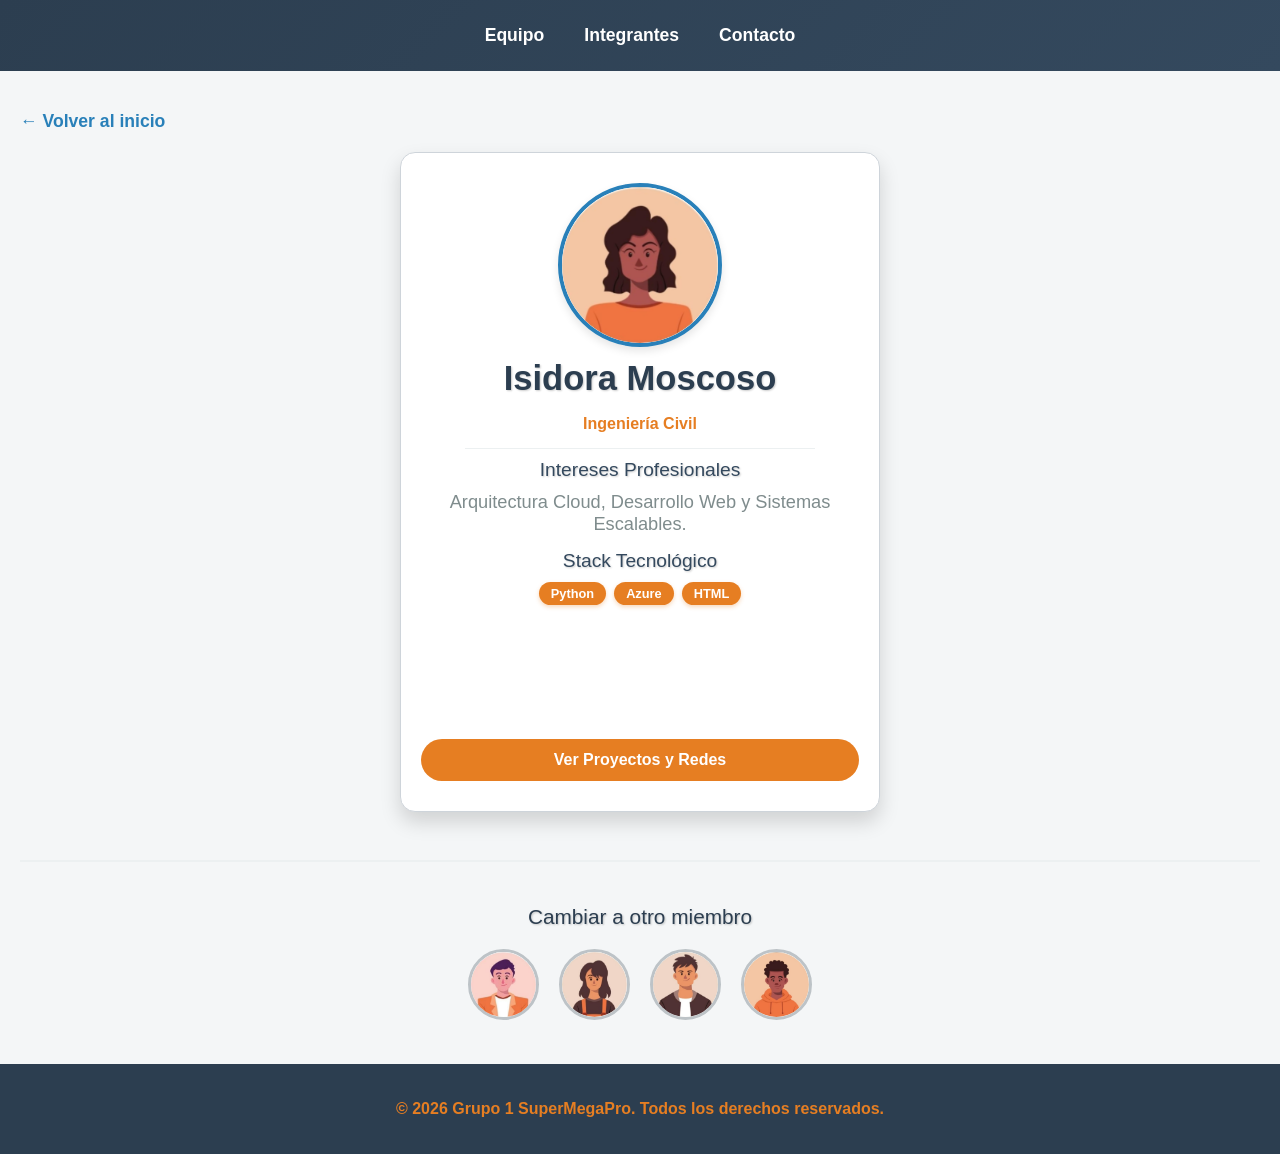
<file: integrantes/isidora/index.html>
<!DOCTYPE html>
<html lang="es">
<head>
    <meta charset="UTF-8">
    <meta name="viewport" content="width=device-width, initial-scale=1.0">
    <title>Perfil - Isidora Moscoso</title>
    <!-- CSS GLOBAL -->
    <link rel="stylesheet" href="../../styles.css">
    <!-- CSS ESPECÍFICO -->
    <link rel="stylesheet" href="../styleIntegrantes.css">
</head>
<body>
    <header>
        <nav id="navegacion-principal">
            <ul class="menu-lista">
                <li><a href="../../index.html#equipo">Equipo</a></li>
                <li><a href="../../index.html#miembros">Integrantes</a></li>
                <li><a href="../../index.html#contacto">Contacto</a></li>
            </ul>
        </nav>
    </header>

    <main class="perfil-container">
        <a href="../../index.html" class="btn-volver">← Volver al inicio</a>
        
        <div class="flip-container">
            <div class="flipper" id="flipper-card">
                
                <!-- ============================ -->
                <!-- CARA FRONTAL DE LA TARJETA -->
                <!-- ============================ -->
                <div class="front">
                    <!-- FOTO DEL INTEGRANTE -->
                    <img src="../../img/avatar_Isidora.jpeg" alt="Avatar de Isidora Moscoso">
                    
                    <!-- NOMBRE DEL INTEGRANTE -->
                    <h2>Isidora Moscoso</h2>
                    
                    <!-- ROL O CARRERA -->
                    <p class="texto-destacado">Ingeniería Civil</p>
                    
                    <hr style="width: 80%; border: 0; border-top: 1px solid #ecf0f1; margin: 10px 0;">

                    <!-- INTERESES PROFESIONALES -->
                    <div class="seccion-info">
                        <h3>Intereses Profesionales</h3>
                        <p>Arquitectura Cloud, Desarrollo Web y Sistemas Escalables.</p>
                    </div>

                    <!-- STACK TECNOLÓGICO -->
                    <div class="seccion-info">
                        <h3>Stack Tecnológico</h3>
                        <div class="badges-tech">
                            <span class="badge">Python</span>
                            <span class="badge">Azure</span>
                            <span class="badge">HTML</span>
                        </div>
                    </div>

                    <!-- BOTÓN DE INTERACCIÓN -->
                    <button class="btn-flip" onclick="girarTarjeta()">Ver Proyectos y Redes</button>
                </div>

                <!-- ============================ -->
                <!-- CARA TRASERA DE LA TARJETA -->
                <!-- ============================ -->
                <div class="back">
                    
                    <!-- PROYECTOS DESTACADOS -->
                    <h2>Repositorios Destacados</h2>
                    <ul class="lista-repos">
                        <li>
                            <strong>VideoJuego GameMaker</strong><br>
                            <em>- Juego Pixel Art que cuenta la historia de gato callejero.</em>
                            <div style="margin-top: 5px;"><span class="lenguaje">GameMaker / GML</span></div>
                        </li>
                        <li>
                            <strong>Optimizador Licencias Office</strong><br>
                            <em>- Herramienta para detectar cuentas inactivas y reasignar licencias de Microsoft 365.</em>
                            <div style="margin-top: 5px;"><span class="lenguaje">PowerShell / Api Microsoft Graph</span></div>
                        </li>
                    </ul>
                    
                    <!-- REDES SOCIALES -->
                    <h2>Redes Sociales</h2>
                    <div class="redes-sociales">
                        <a href="https://github.com/AngieSufle" class="icono-red" target="_blank" rel="noopener noreferrer">GitHub</a>
                        <a href="https://www.linkedin.com/in/isidora-moscoso-rebolledo-9a3071238/" class="icono-red" target="_blank" rel="noopener noreferrer">LinkedIn</a>
                    </div>
                    
                    <!-- BOTÓN DE INTERACCIÓN -->
                    <button class="btn-flip" onclick="girarTarjeta()">Volver al Perfil</button>
                </div>
            </div>
        </div>

        <!-- QUICK SWITCH (NAVEGACIÓN RÁPIDA) -->
        <section class="quick-switch">
            <h3>Cambiar a otro miembro</h3>
            <div class="avatares-switch">
                <a href="../augusto/index.html" class="avatar-link" title="Augusto Pinto">
                    <img src="../../img/avatar_Augusto.jpeg" alt="Augusto">
                </a>
                <a href="../constanza/index.html" class="avatar-link" title="Constanza Araya">
                    <img src="../../img/avatar_Constanza.jpeg" alt="Constanza">
                </a>
                <a href="../irian/index.html" class="avatar-link" title="Irian Lopez">
                    <img src="../../img/avatar_Irian.jpeg" alt="Irian">
                </a>
                <a href="../cristobal/index.html" class="avatar-link" title="Cristobal Vega">
                    <img src="../../img/avatar_Cristobal.jpeg" alt="Cristobal">
                </a>
            </div>
        </section>
    </main>

    <footer>
        <p class="texto-destacado">© 2026 Grupo 1 SuperMegaPro. Todos los derechos reservados.</p>
    </footer>

    <!-- SCRIPT DE ANIMACIÓN (FLIP) -->
    <script>
        function girarTarjeta() {
            document.getElementById('flipper-card').classList.toggle('flipped');
        }
    </script>
</body>
</html>
</file>
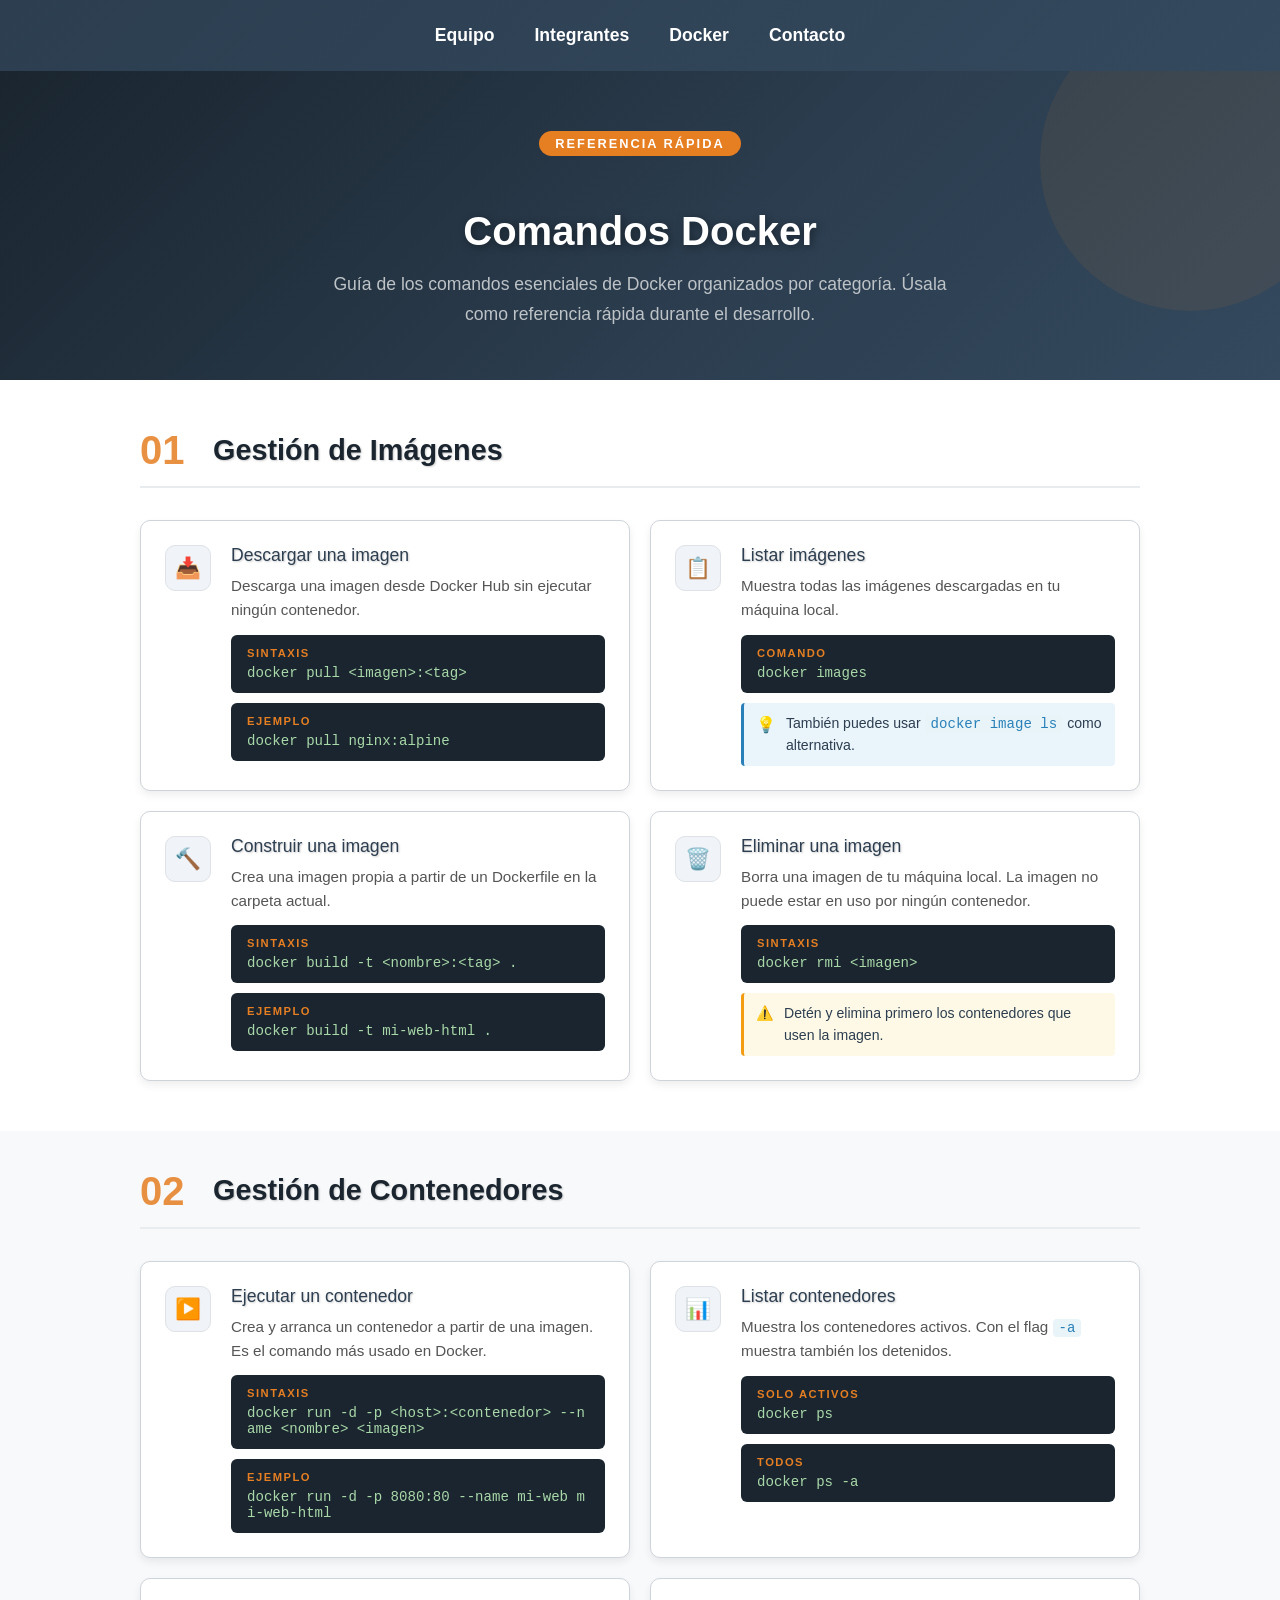
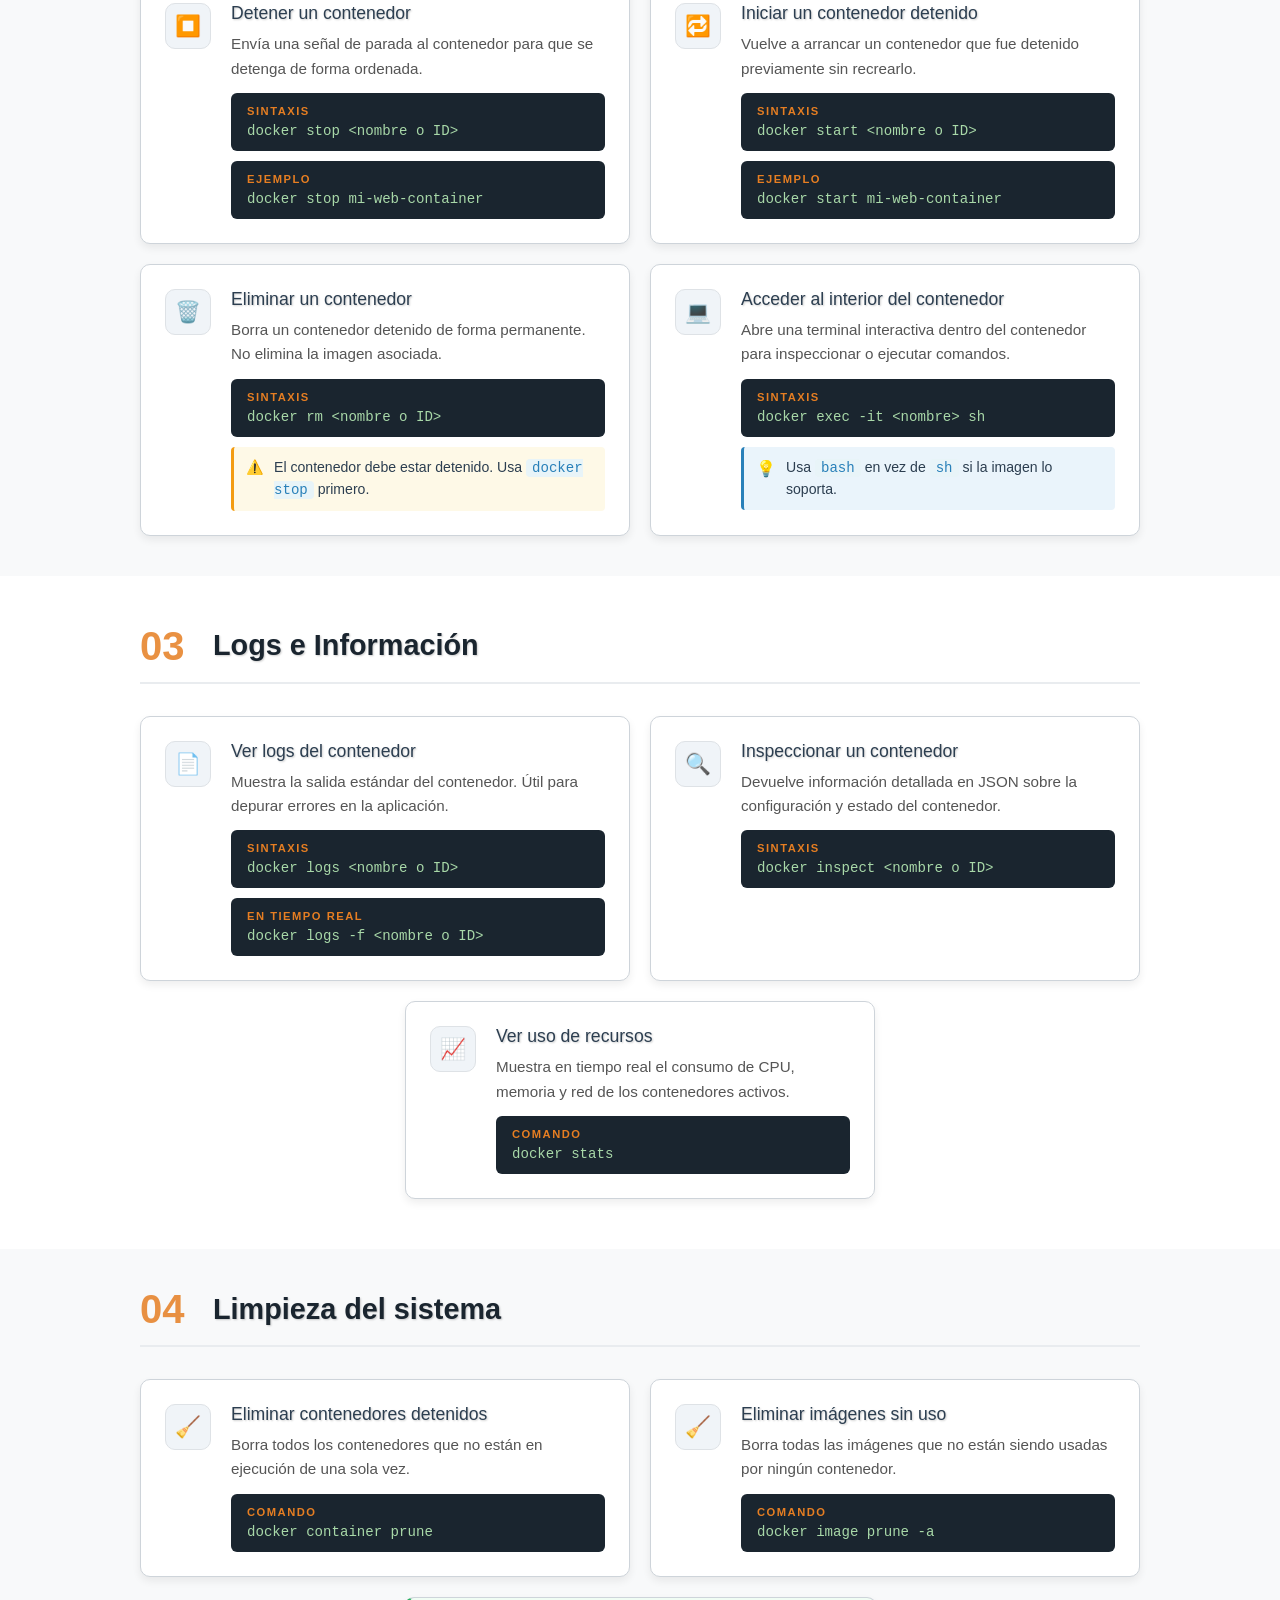
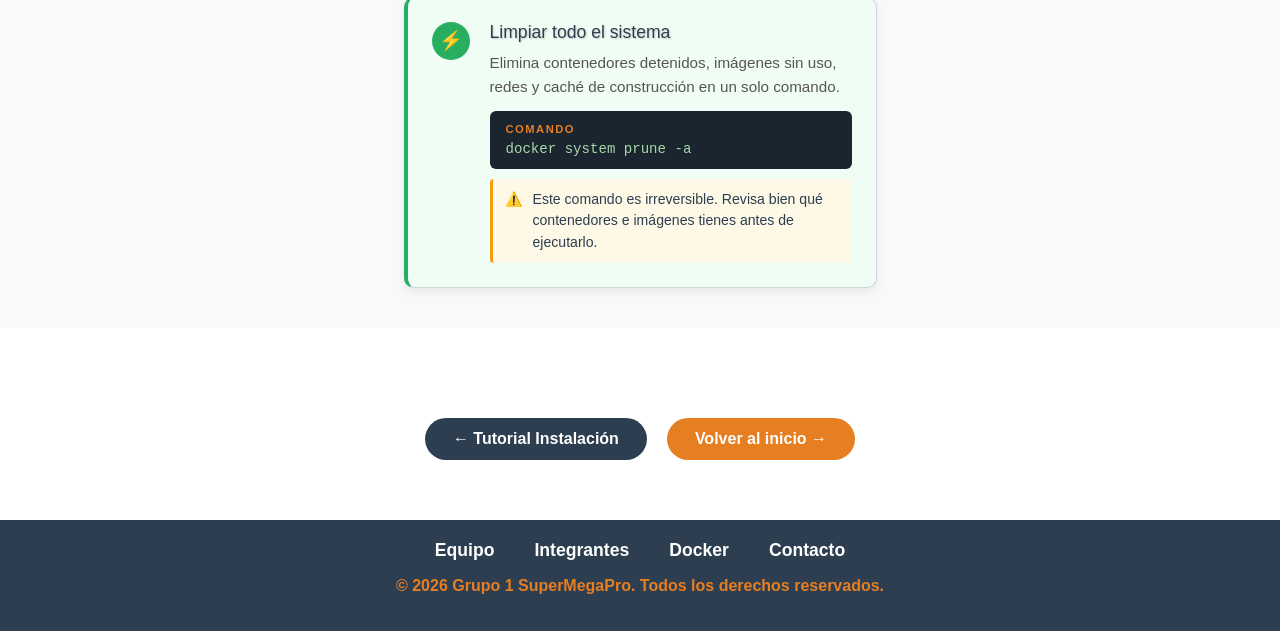
<file: dockers/comandos.html>
<!DOCTYPE html>
<html lang="es">
<head>
    <meta charset="UTF-8">
    <meta name="viewport" content="width=device-width, initial-scale=1.0">
    <title>Comandos Docker</title>
    <!-- CSS GLOBAL -->
    <link rel="stylesheet" href="../styles.css">
    <!-- CSS ESPECÍFICO -->
    <link rel="stylesheet" href="./stylesDockers.css">
</head>
<body>

    <header>
        <nav id="navegacion-principal">
            <ul class="menu-lista">
                <li><a href="../index.html#equipo">Equipo</a></li>
                <li><a href="../index.html#miembros">Integrantes</a></li>
                <li><a href="../index.html#docker">Docker</a></li>
                <li><a href="../index.html#contacto">Contacto</a></li>
            </ul>
        </nav>
    </header>

    <main>

        <section class="tutorial-hero">
            <div class="tutorial-hero-badge">Referencia rápida</div>
            <h1 id="titulo">Comandos Docker</h1>
            <p class="tutorial-hero-desc">Guía de los comandos esenciales de Docker organizados por categoría. Úsala como referencia rápida durante el desarrollo.</p>
        </section>

        <!-- ======================== -->
        <!-- SECCIÓN 1: IMÁGENES      -->
        <!-- ======================== -->
        <section class="tutorial-seccion">
            <div class="seccion-encabezado">
                <span class="seccion-numero">01</span>
                <h2>Gestión de Imágenes</h2>
            </div>

            <div class="pasos-grid">

                <div class="paso-card">
                    <div class="paso-numero cmd-icono">📥</div>
                    <div class="paso-contenido">
                        <h3 class="paso-titulo">Descargar una imagen</h3>
                        <p class="paso-desc">Descarga una imagen desde Docker Hub sin ejecutar ningún contenedor.</p>
                        <div class="paso-comando">
                            <span class="comando-label">Sintaxis</span>
                            <code>docker pull &lt;imagen&gt;:&lt;tag&gt;</code>
                        </div>
                        <div class="paso-comando">
                            <span class="comando-label">Ejemplo</span>
                            <code>docker pull nginx:alpine</code>
                        </div>
                    </div>
                </div>

                <div class="paso-card">
                    <div class="paso-numero cmd-icono">📋</div>
                    <div class="paso-contenido">
                        <h3 class="paso-titulo">Listar imágenes</h3>
                        <p class="paso-desc">Muestra todas las imágenes descargadas en tu máquina local.</p>
                        <div class="paso-comando">
                            <span class="comando-label">Comando</span>
                            <code>docker images</code>
                        </div>
                        <div class="paso-tip">
                            <span class="tip-icono">💡</span>
                            <span>También puedes usar <code class="inline-code">docker image ls</code> como alternativa.</span>
                        </div>
                    </div>
                </div>

                <div class="paso-card">
                    <div class="paso-numero cmd-icono">🔨</div>
                    <div class="paso-contenido">
                        <h3 class="paso-titulo">Construir una imagen</h3>
                        <p class="paso-desc">Crea una imagen propia a partir de un Dockerfile en la carpeta actual.</p>
                        <div class="paso-comando">
                            <span class="comando-label">Sintaxis</span>
                            <code>docker build -t &lt;nombre&gt;:&lt;tag&gt; .</code>
                        </div>
                        <div class="paso-comando">
                            <span class="comando-label">Ejemplo</span>
                            <code>docker build -t mi-web-html .</code>
                        </div>
                    </div>
                </div>

                <div class="paso-card">
                    <div class="paso-numero cmd-icono">🗑️</div>
                    <div class="paso-contenido">
                        <h3 class="paso-titulo">Eliminar una imagen</h3>
                        <p class="paso-desc">Borra una imagen de tu máquina local. La imagen no puede estar en uso por ningún contenedor.</p>
                        <div class="paso-comando">
                            <span class="comando-label">Sintaxis</span>
                            <code>docker rmi &lt;imagen&gt;</code>
                        </div>
                        <div class="paso-alerta">
                            <span class="alerta-icono">⚠️</span>
                            <span>Detén y elimina primero los contenedores que usen la imagen.</span>
                        </div>
                    </div>
                </div>

            </div>
        </section>

        <!-- ======================== -->
        <!-- SECCIÓN 2: CONTENEDORES  -->
        <!-- ======================== -->
        <section class="tutorial-seccion seccion-alt">
            <div class="seccion-encabezado">
                <span class="seccion-numero">02</span>
                <h2>Gestión de Contenedores</h2>
            </div>

            <div class="pasos-grid">

                <div class="paso-card">
                    <div class="paso-numero cmd-icono">▶️</div>
                    <div class="paso-contenido">
                        <h3 class="paso-titulo">Ejecutar un contenedor</h3>
                        <p class="paso-desc">Crea y arranca un contenedor a partir de una imagen. Es el comando más usado en Docker.</p>
                        <div class="paso-comando">
                            <span class="comando-label">Sintaxis</span>
                            <code>docker run -d -p &lt;host&gt;:&lt;contenedor&gt; --name &lt;nombre&gt; &lt;imagen&gt;</code>
                        </div>
                        <div class="paso-comando">
                            <span class="comando-label">Ejemplo</span>
                            <code>docker run -d -p 8080:80 --name mi-web mi-web-html</code>
                        </div>
                    </div>
                </div>

                <div class="paso-card">
                    <div class="paso-numero cmd-icono">📊</div>
                    <div class="paso-contenido">
                        <h3 class="paso-titulo">Listar contenedores</h3>
                        <p class="paso-desc">Muestra los contenedores activos. Con el flag <code class="inline-code">-a</code> muestra también los detenidos.</p>
                        <div class="paso-comando">
                            <span class="comando-label">Solo activos</span>
                            <code>docker ps</code>
                        </div>
                        <div class="paso-comando">
                            <span class="comando-label">Todos</span>
                            <code>docker ps -a</code>
                        </div>
                    </div>
                </div>

                <div class="paso-card">
                    <div class="paso-numero cmd-icono">⏹️</div>
                    <div class="paso-contenido">
                        <h3 class="paso-titulo">Detener un contenedor</h3>
                        <p class="paso-desc">Envía una señal de parada al contenedor para que se detenga de forma ordenada.</p>
                        <div class="paso-comando">
                            <span class="comando-label">Sintaxis</span>
                            <code>docker stop &lt;nombre o ID&gt;</code>
                        </div>
                        <div class="paso-comando">
                            <span class="comando-label">Ejemplo</span>
                            <code>docker stop mi-web-container</code>
                        </div>
                    </div>
                </div>

                <div class="paso-card">
                    <div class="paso-numero cmd-icono">🔁</div>
                    <div class="paso-contenido">
                        <h3 class="paso-titulo">Iniciar un contenedor detenido</h3>
                        <p class="paso-desc">Vuelve a arrancar un contenedor que fue detenido previamente sin recrearlo.</p>
                        <div class="paso-comando">
                            <span class="comando-label">Sintaxis</span>
                            <code>docker start &lt;nombre o ID&gt;</code>
                        </div>
                        <div class="paso-comando">
                            <span class="comando-label">Ejemplo</span>
                            <code>docker start mi-web-container</code>
                        </div>
                    </div>
                </div>

                <div class="paso-card">
                    <div class="paso-numero cmd-icono">🗑️</div>
                    <div class="paso-contenido">
                        <h3 class="paso-titulo">Eliminar un contenedor</h3>
                        <p class="paso-desc">Borra un contenedor detenido de forma permanente. No elimina la imagen asociada.</p>
                        <div class="paso-comando">
                            <span class="comando-label">Sintaxis</span>
                            <code>docker rm &lt;nombre o ID&gt;</code>
                        </div>
                        <div class="paso-alerta">
                            <span class="alerta-icono">⚠️</span>
                            <span>El contenedor debe estar detenido. Usa <code class="inline-code">docker stop</code> primero.</span>
                        </div>
                    </div>
                </div>

                <div class="paso-card">
                    <div class="paso-numero cmd-icono">💻</div>
                    <div class="paso-contenido">
                        <h3 class="paso-titulo">Acceder al interior del contenedor</h3>
                        <p class="paso-desc">Abre una terminal interactiva dentro del contenedor para inspeccionar o ejecutar comandos.</p>
                        <div class="paso-comando">
                            <span class="comando-label">Sintaxis</span>
                            <code>docker exec -it &lt;nombre&gt; sh</code>
                        </div>
                        <div class="paso-tip">
                            <span class="tip-icono">💡</span>
                            <span>Usa <code class="inline-code">bash</code> en vez de <code class="inline-code">sh</code> si la imagen lo soporta.</span>
                        </div>
                    </div>
                </div>

            </div>
        </section>

        <!-- ======================== -->
        <!-- SECCIÓN 3: LOGS Y INFO   -->
        <!-- ======================== -->
        <section class="tutorial-seccion">
            <div class="seccion-encabezado">
                <span class="seccion-numero">03</span>
                <h2>Logs e Información</h2>
            </div>

            <div class="pasos-grid">

                <div class="paso-card">
                    <div class="paso-numero cmd-icono">📄</div>
                    <div class="paso-contenido">
                        <h3 class="paso-titulo">Ver logs del contenedor</h3>
                        <p class="paso-desc">Muestra la salida estándar del contenedor. Útil para depurar errores en la aplicación.</p>
                        <div class="paso-comando">
                            <span class="comando-label">Sintaxis</span>
                            <code>docker logs &lt;nombre o ID&gt;</code>
                        </div>
                        <div class="paso-comando">
                            <span class="comando-label">En tiempo real</span>
                            <code>docker logs -f &lt;nombre o ID&gt;</code>
                        </div>
                    </div>
                </div>

                <div class="paso-card">
                    <div class="paso-numero cmd-icono">🔍</div>
                    <div class="paso-contenido">
                        <h3 class="paso-titulo">Inspeccionar un contenedor</h3>
                        <p class="paso-desc">Devuelve información detallada en JSON sobre la configuración y estado del contenedor.</p>
                        <div class="paso-comando">
                            <span class="comando-label">Sintaxis</span>
                            <code>docker inspect &lt;nombre o ID&gt;</code>
                        </div>
                    </div>
                </div>

                <div class="paso-card">
                    <div class="paso-numero cmd-icono">📈</div>
                    <div class="paso-contenido">
                        <h3 class="paso-titulo">Ver uso de recursos</h3>
                        <p class="paso-desc">Muestra en tiempo real el consumo de CPU, memoria y red de los contenedores activos.</p>
                        <div class="paso-comando">
                            <span class="comando-label">Comando</span>
                            <code>docker stats</code>
                        </div>
                    </div>
                </div>

            </div>
        </section>

        <!-- ======================== -->
        <!-- SECCIÓN 4: LIMPIEZA      -->
        <!-- ======================== -->
        <section class="tutorial-seccion seccion-alt">
            <div class="seccion-encabezado">
                <span class="seccion-numero">04</span>
                <h2>Limpieza del sistema</h2>
            </div>

            <div class="pasos-grid">

                <div class="paso-card">
                    <div class="paso-numero cmd-icono">🧹</div>
                    <div class="paso-contenido">
                        <h3 class="paso-titulo">Eliminar contenedores detenidos</h3>
                        <p class="paso-desc">Borra todos los contenedores que no están en ejecución de una sola vez.</p>
                        <div class="paso-comando">
                            <span class="comando-label">Comando</span>
                            <code>docker container prune</code>
                        </div>
                    </div>
                </div>

                <div class="paso-card">
                    <div class="paso-numero cmd-icono">🧹</div>
                    <div class="paso-contenido">
                        <h3 class="paso-titulo">Eliminar imágenes sin uso</h3>
                        <p class="paso-desc">Borra todas las imágenes que no están siendo usadas por ningún contenedor.</p>
                        <div class="paso-comando">
                            <span class="comando-label">Comando</span>
                            <code>docker image prune -a</code>
                        </div>
                    </div>
                </div>

                <div class="paso-card paso-card-exito">
                    <div class="paso-numero paso-numero-exito">⚡</div>
                    <div class="paso-contenido">
                        <h3 class="paso-titulo">Limpiar todo el sistema</h3>
                        <p class="paso-desc">Elimina contenedores detenidos, imágenes sin uso, redes y caché de construcción en un solo comando.</p>
                        <div class="paso-comando">
                            <span class="comando-label">Comando</span>
                            <code>docker system prune -a</code>
                        </div>
                        <div class="paso-alerta">
                            <span class="alerta-icono">⚠️</span>
                            <span>Este comando es irreversible. Revisa bien qué contenedores e imágenes tienes antes de ejecutarlo.</span>
                        </div>
                    </div>
                </div>

            </div>
        </section>

        <!-- NAVEGACIÓN ENTRE TUTORIALES -->
        <section class="nav-tutoriales">
            <a href="inst.html" class="btn-nav-tutorial btn-secundario">← Tutorial Instalación</a>
            <a href="../index.html#docker" class="btn-nav-tutorial btn-primario">Volver al inicio →</a>
        </section>

    </main>

    <footer>
        <ul class="menu-lista">
            <li><a href="../index.html#equipo">Equipo</a></li>
            <li><a href="../index.html#miembros">Integrantes</a></li>
            <li><a href="../index.html#docker">Docker</a></li>
            <li><a href="../index.html#contacto">Contacto</a></li>
        </ul>
        <p class="texto-destacado">© 2026 Grupo 1 SuperMegaPro. Todos los derechos reservados.</p>
    </footer>

</body>
</html>
</file>
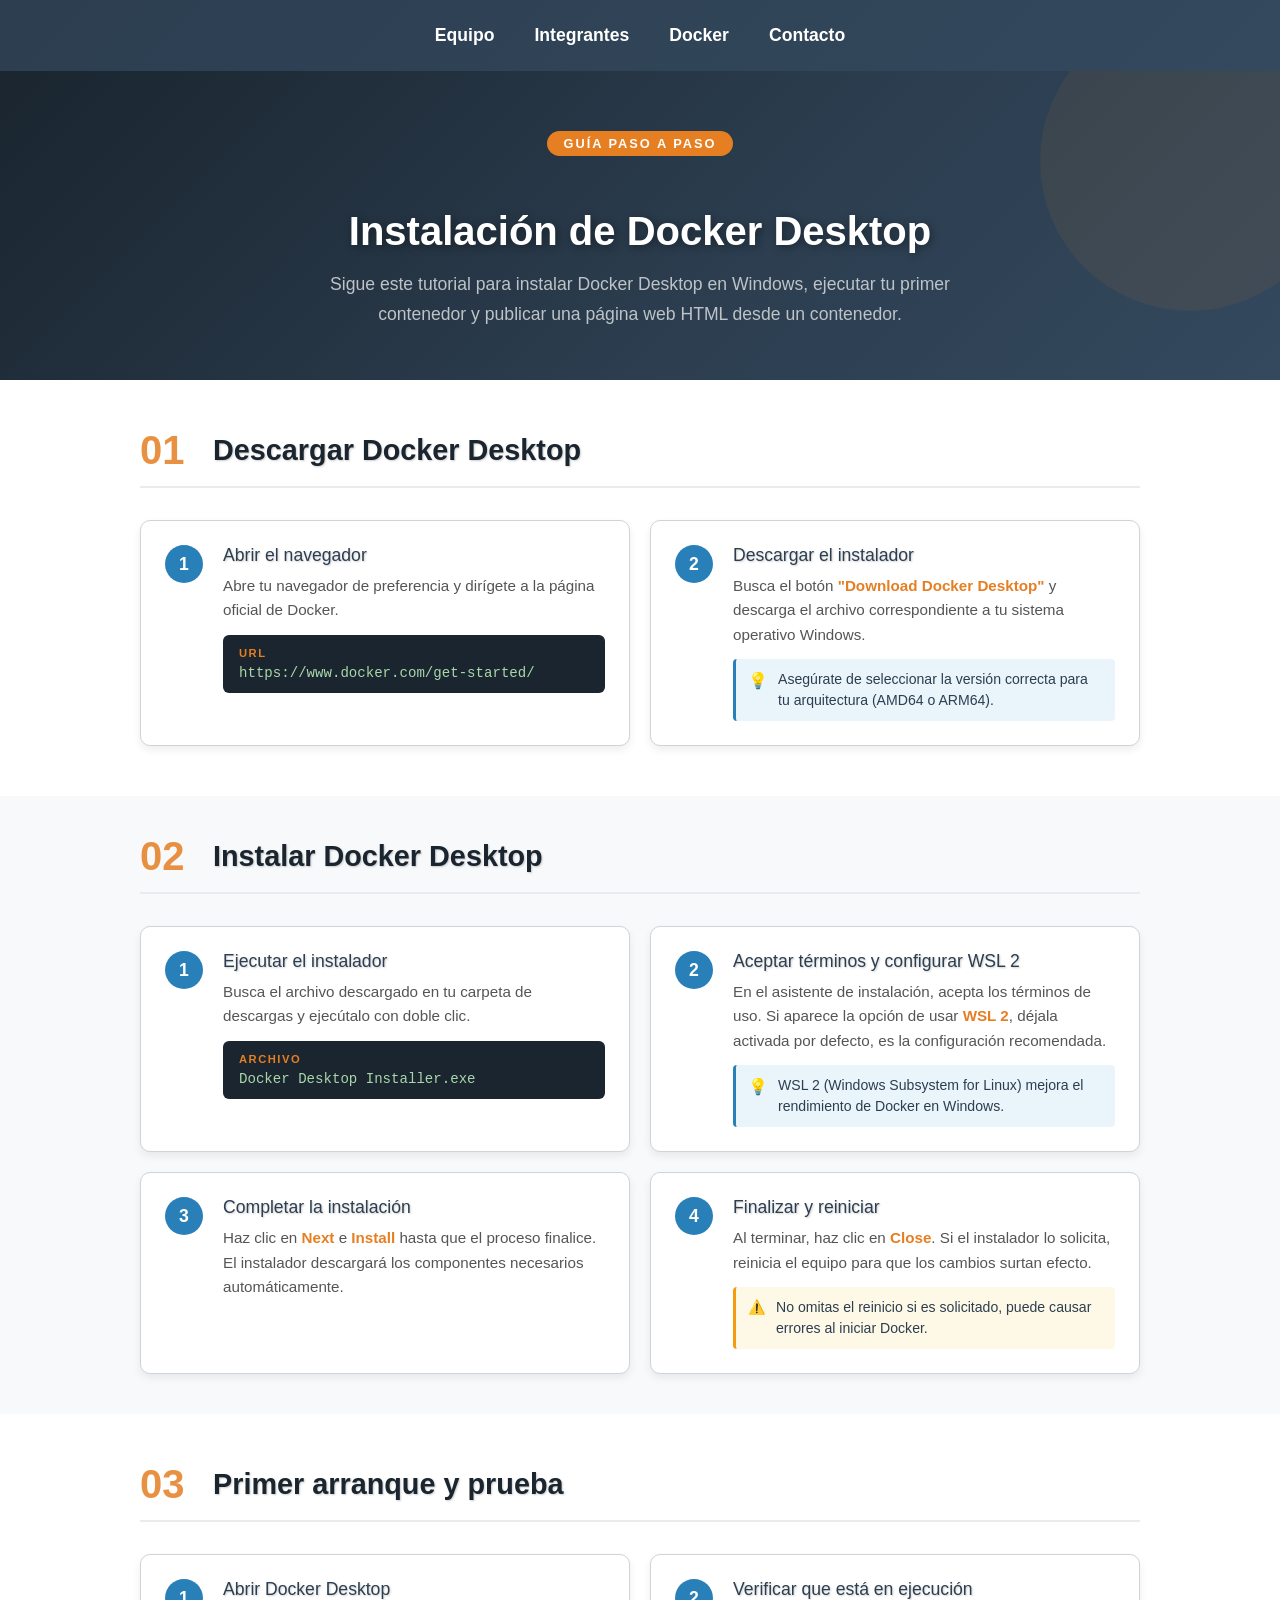
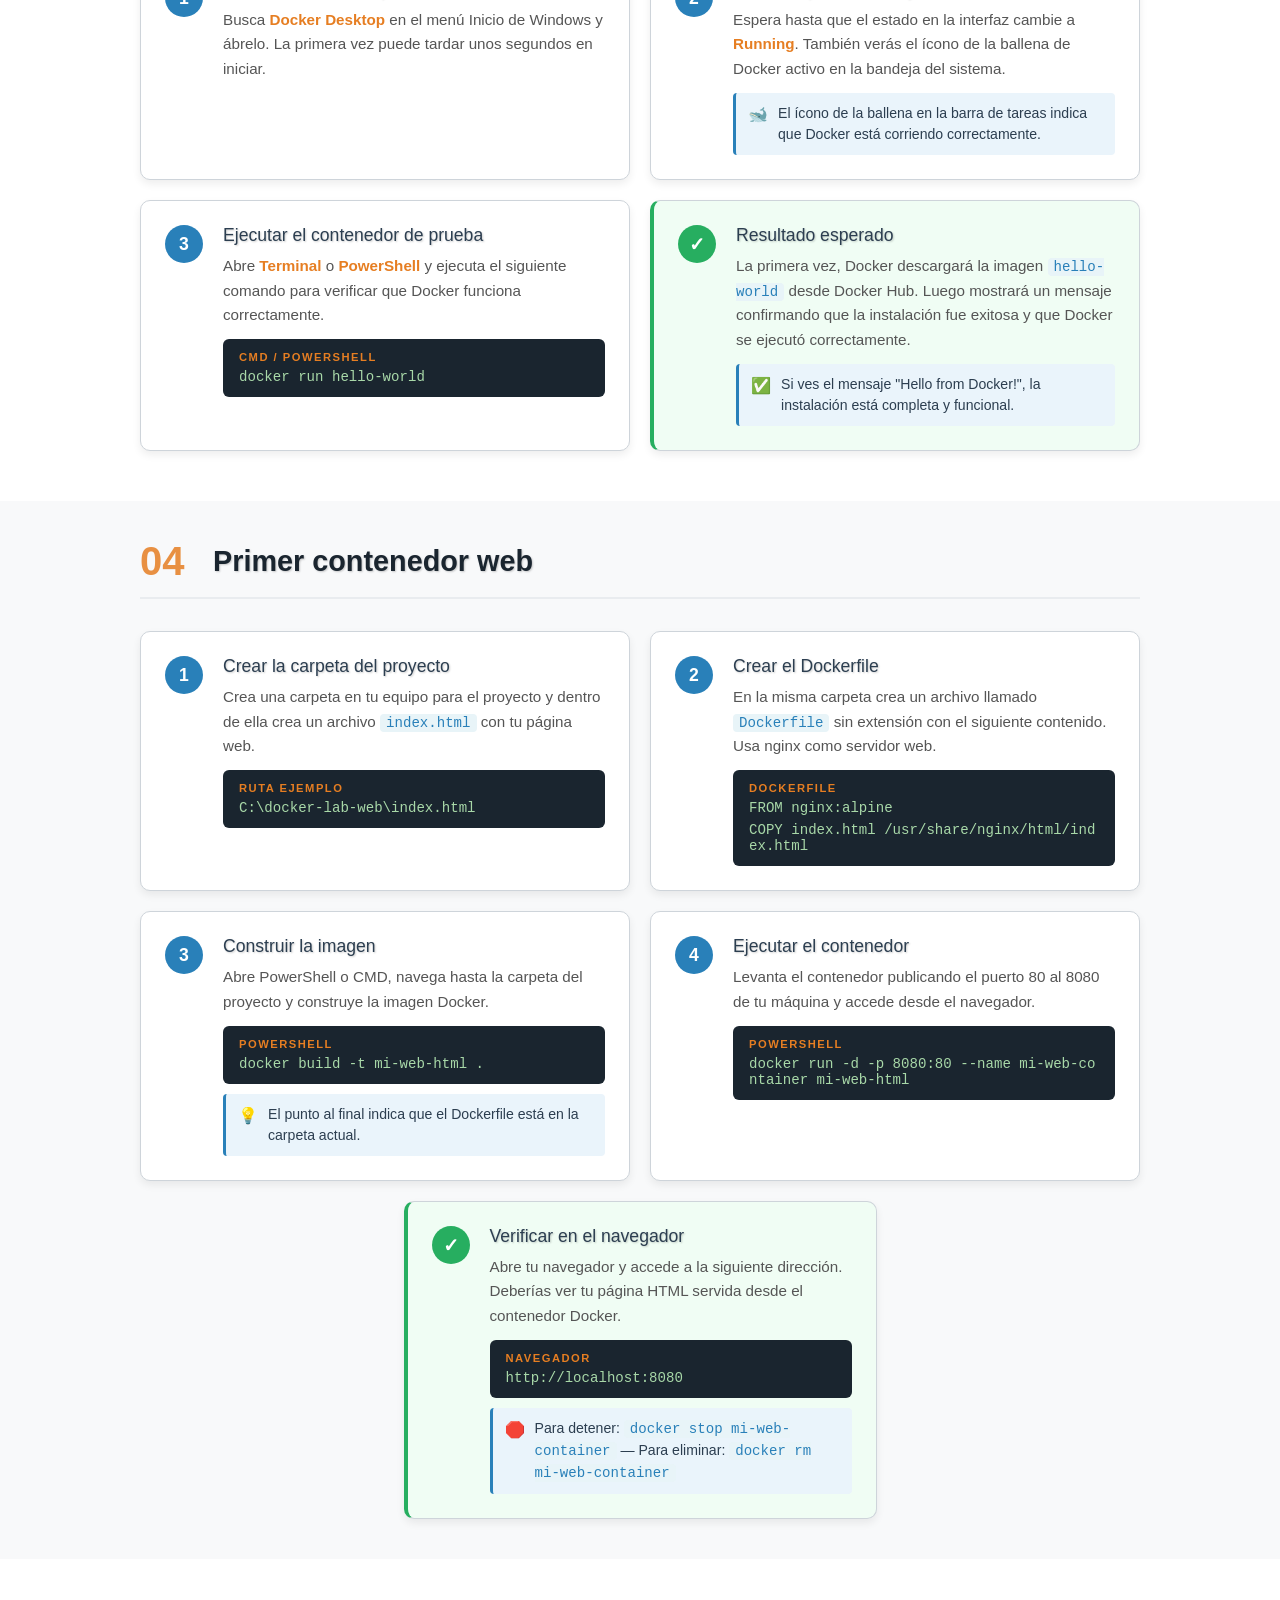
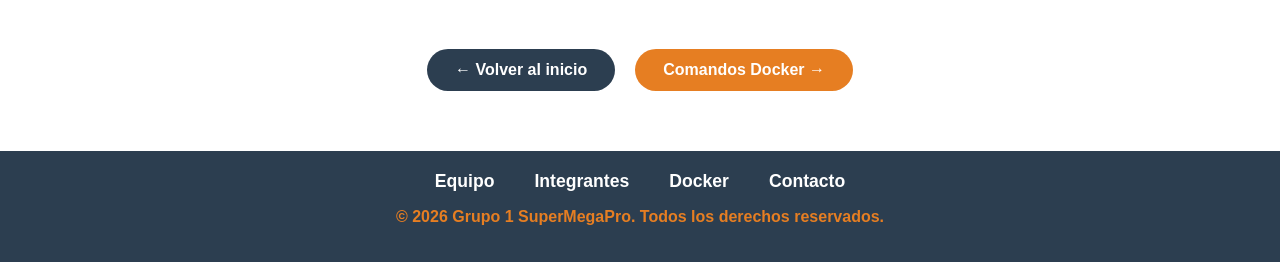
<file: dockers/inst.html>
<!DOCTYPE html>
<html lang="es">
<head>
    <meta charset="UTF-8">
    <meta name="viewport" content="width=device-width, initial-scale=1.0">
    <title>Tutorial - Instalación Docker</title>
    <!-- CSS GLOBAL -->
    <link rel="stylesheet" href="../styles.css">
    <!-- CSS ESPECÍFICO -->
    <link rel="stylesheet" href="./stylesDockers.css">
</head>
<body>

    <header>
        <nav id="navegacion-principal">
            <ul class="menu-lista">
                <li><a href="../index.html#equipo">Equipo</a></li>
                <li><a href="../index.html#miembros">Integrantes</a></li>
                <li><a href="../index.html#docker">Docker</a></li>
                <li><a href="../index.html#contacto">Contacto</a></li>
            </ul>
        </nav>
    </header>

    <main>

        <section class="tutorial-hero">
            <div class="tutorial-hero-badge">Guía paso a paso</div>
            <h1 id="titulo">Instalación de Docker Desktop</h1>
            <p class="tutorial-hero-desc">Sigue este tutorial para instalar Docker Desktop en Windows, ejecutar tu primer contenedor y publicar una página web HTML desde un contenedor.</p>
        </section>

        <!-- ======================== -->
        <!-- SECCIÓN 1: DESCARGAR     -->
        <!-- ======================== -->
        <section class="tutorial-seccion">
            <div class="seccion-encabezado">
                <span class="seccion-numero">01</span>
                <h2>Descargar Docker Desktop</h2>
            </div>

            <div class="pasos-grid">

                <div class="paso-card">
                    <div class="paso-numero">1</div>
                    <div class="paso-contenido">
                        <h3 class="paso-titulo">Abrir el navegador</h3>
                        <p class="paso-desc">Abre tu navegador de preferencia y dirígete a la página oficial de Docker.</p>
                        <div class="paso-comando">
                            <span class="comando-label">URL</span>
                            <code>https://www.docker.com/get-started/</code>
                        </div>
                    </div>
                </div>

                <div class="paso-card">
                    <div class="paso-numero">2</div>
                    <div class="paso-contenido">
                        <h3 class="paso-titulo">Descargar el instalador</h3>
                        <p class="paso-desc">Busca el botón <span class="texto-destacado">"Download Docker Desktop"</span> y descarga el archivo correspondiente a tu sistema operativo Windows.</p>
                        <div class="paso-tip">
                            <span class="tip-icono">💡</span>
                            <span>Asegúrate de seleccionar la versión correcta para tu arquitectura (AMD64 o ARM64).</span>
                        </div>
                    </div>
                </div>

            </div>
        </section>

        <!-- ======================== -->
        <!-- SECCIÓN 2: INSTALAR      -->
        <!-- ======================== -->
        <section class="tutorial-seccion seccion-alt">
            <div class="seccion-encabezado">
                <span class="seccion-numero">02</span>
                <h2>Instalar Docker Desktop</h2>
            </div>

            <div class="pasos-grid">

                <div class="paso-card">
                    <div class="paso-numero">1</div>
                    <div class="paso-contenido">
                        <h3 class="paso-titulo">Ejecutar el instalador</h3>
                        <p class="paso-desc">Busca el archivo descargado en tu carpeta de descargas y ejecútalo con doble clic.</p>
                        <div class="paso-comando">
                            <span class="comando-label">Archivo</span>
                            <code>Docker Desktop Installer.exe</code>
                        </div>
                    </div>
                </div>

                <div class="paso-card">
                    <div class="paso-numero">2</div>
                    <div class="paso-contenido">
                        <h3 class="paso-titulo">Aceptar términos y configurar WSL 2</h3>
                        <p class="paso-desc">En el asistente de instalación, acepta los términos de uso. Si aparece la opción de usar <span class="texto-destacado">WSL 2</span>, déjala activada por defecto, es la configuración recomendada.</p>
                        <div class="paso-tip">
                            <span class="tip-icono">💡</span>
                            <span>WSL 2 (Windows Subsystem for Linux) mejora el rendimiento de Docker en Windows.</span>
                        </div>
                    </div>
                </div>

                <div class="paso-card">
                    <div class="paso-numero">3</div>
                    <div class="paso-contenido">
                        <h3 class="paso-titulo">Completar la instalación</h3>
                        <p class="paso-desc">Haz clic en <span class="texto-destacado">Next</span> e <span class="texto-destacado">Install</span> hasta que el proceso finalice. El instalador descargará los componentes necesarios automáticamente.</p>
                    </div>
                </div>

                <div class="paso-card">
                    <div class="paso-numero">4</div>
                    <div class="paso-contenido">
                        <h3 class="paso-titulo">Finalizar y reiniciar</h3>
                        <p class="paso-desc">Al terminar, haz clic en <span class="texto-destacado">Close</span>. Si el instalador lo solicita, reinicia el equipo para que los cambios surtan efecto.</p>
                        <div class="paso-alerta">
                            <span class="alerta-icono">⚠️</span>
                            <span>No omitas el reinicio si es solicitado, puede causar errores al iniciar Docker.</span>
                        </div>
                    </div>
                </div>

            </div>
        </section>

        <!-- ======================== -->
        <!-- SECCIÓN 3: PRIMER USO    -->
        <!-- ======================== -->
        <section class="tutorial-seccion">
            <div class="seccion-encabezado">
                <span class="seccion-numero">03</span>
                <h2>Primer arranque y prueba</h2>
            </div>

            <div class="pasos-grid">

                <div class="paso-card">
                    <div class="paso-numero">1</div>
                    <div class="paso-contenido">
                        <h3 class="paso-titulo">Abrir Docker Desktop</h3>
                        <p class="paso-desc">Busca <span class="texto-destacado">Docker Desktop</span> en el menú Inicio de Windows y ábrelo. La primera vez puede tardar unos segundos en iniciar.</p>
                    </div>
                </div>

                <div class="paso-card">
                    <div class="paso-numero">2</div>
                    <div class="paso-contenido">
                        <h3 class="paso-titulo">Verificar que está en ejecución</h3>
                        <p class="paso-desc">Espera hasta que el estado en la interfaz cambie a <span class="texto-destacado">Running</span>. También verás el ícono de la ballena de Docker activo en la bandeja del sistema.</p>
                        <div class="paso-tip">
                            <span class="tip-icono">🐋</span>
                            <span>El ícono de la ballena en la barra de tareas indica que Docker está corriendo correctamente.</span>
                        </div>
                    </div>
                </div>

                <div class="paso-card">
                    <div class="paso-numero">3</div>
                    <div class="paso-contenido">
                        <h3 class="paso-titulo">Ejecutar el contenedor de prueba</h3>
                        <p class="paso-desc">Abre <span class="texto-destacado">Terminal</span> o <span class="texto-destacado">PowerShell</span> y ejecuta el siguiente comando para verificar que Docker funciona correctamente.</p>
                        <div class="paso-comando">
                            <span class="comando-label">CMD / PowerShell</span>
                            <code>docker run hello-world</code>
                        </div>
                    </div>
                </div>

                <div class="paso-card paso-card-exito">
                    <div class="paso-numero paso-numero-exito">✓</div>
                    <div class="paso-contenido">
                        <h3 class="paso-titulo">Resultado esperado</h3>
                        <p class="paso-desc">La primera vez, Docker descargará la imagen <code class="inline-code">hello-world</code> desde Docker Hub. Luego mostrará un mensaje confirmando que la instalación fue exitosa y que Docker se ejecutó correctamente.</p>
                        <div class="paso-tip">
                            <span class="tip-icono">✅</span>
                            <span>Si ves el mensaje "Hello from Docker!", la instalación está completa y funcional.</span>
                        </div>
                    </div>
                </div>

            </div>
        </section>

        <!-- ======================== -->
        <!-- SECCIÓN 4: PRIMER WEB    -->
        <!-- ======================== -->
        <section class="tutorial-seccion seccion-alt">
            <div class="seccion-encabezado">
                <span class="seccion-numero">04</span>
                <h2>Primer contenedor web</h2>
            </div>

            <div class="pasos-grid">

                <div class="paso-card">
                    <div class="paso-numero">1</div>
                    <div class="paso-contenido">
                        <h3 class="paso-titulo">Crear la carpeta del proyecto</h3>
                        <p class="paso-desc">Crea una carpeta en tu equipo para el proyecto y dentro de ella crea un archivo <code class="inline-code">index.html</code> con tu página web.</p>
                        <div class="paso-comando">
                            <span class="comando-label">Ruta ejemplo</span>
                            <code>C:\docker-lab-web\index.html</code>
                        </div>
                    </div>
                </div>

                <div class="paso-card">
                    <div class="paso-numero">2</div>
                    <div class="paso-contenido">
                        <h3 class="paso-titulo">Crear el Dockerfile</h3>
                        <p class="paso-desc">En la misma carpeta crea un archivo llamado <code class="inline-code">Dockerfile</code> sin extensión con el siguiente contenido. Usa nginx como servidor web.</p>
                        <div class="paso-comando">
                            <span class="comando-label">Dockerfile</span>
                            <code>FROM nginx:alpine</code>
                            <code>COPY index.html /usr/share/nginx/html/index.html</code>
                        </div>
                    </div>
                </div>

                <div class="paso-card">
                    <div class="paso-numero">3</div>
                    <div class="paso-contenido">
                        <h3 class="paso-titulo">Construir la imagen</h3>
                        <p class="paso-desc">Abre PowerShell o CMD, navega hasta la carpeta del proyecto y construye la imagen Docker.</p>
                        <div class="paso-comando">
                            <span class="comando-label">PowerShell</span>
                            <code>docker build -t mi-web-html .</code>
                        </div>
                        <div class="paso-tip">
                            <span class="tip-icono">💡</span>
                            <span>El punto al final indica que el Dockerfile está en la carpeta actual.</span>
                        </div>
                    </div>
                </div>

                <div class="paso-card">
                    <div class="paso-numero">4</div>
                    <div class="paso-contenido">
                        <h3 class="paso-titulo">Ejecutar el contenedor</h3>
                        <p class="paso-desc">Levanta el contenedor publicando el puerto 80 al 8080 de tu máquina y accede desde el navegador.</p>
                        <div class="paso-comando">
                            <span class="comando-label">PowerShell</span>
                            <code>docker run -d -p 8080:80 --name mi-web-container mi-web-html</code>
                        </div>
                    </div>
                </div>

                <div class="paso-card paso-card-exito">
                    <div class="paso-numero paso-numero-exito">✓</div>
                    <div class="paso-contenido">
                        <h3 class="paso-titulo">Verificar en el navegador</h3>
                        <p class="paso-desc">Abre tu navegador y accede a la siguiente dirección. Deberías ver tu página HTML servida desde el contenedor Docker.</p>
                        <div class="paso-comando">
                            <span class="comando-label">Navegador</span>
                            <code>http://localhost:8080</code>
                        </div>
                        <div class="paso-tip">
                            <span class="tip-icono">🛑</span>
                            <span>Para detener: <code class="inline-code">docker stop mi-web-container</code> — Para eliminar: <code class="inline-code">docker rm mi-web-container</code></span>
                        </div>
                    </div>
                </div>

            </div>
        </section>

        <!-- NAVEGACIÓN ENTRE TUTORIALES -->
        <section class="nav-tutoriales">
            <a href="../index.html#docker" class="btn-nav-tutorial btn-secundario">← Volver al inicio</a>
            <a href="comandos.html" class="btn-nav-tutorial btn-primario">Comandos Docker →</a>
        </section>

    </main>

    <footer>
        <ul class="menu-lista">
            <li><a href="../index.html#equipo">Equipo</a></li>
            <li><a href="../index.html#miembros">Integrantes</a></li>
            <li><a href="../index.html#docker">Docker</a></li>
            <li><a href="../index.html#contacto">Contacto</a></li>
        </ul>
        <p class="texto-destacado">© 2026 Grupo 1 SuperMegaPro. Todos los derechos reservados.</p>
    </footer>

</body>
</html>
</file>
<file: styles.css>
/* =========================================
   1. ESTILOS GLOBALES (Requerido por Rúbrica)
   ========================================= */
body {
    font-family: Arial, sans-serif;
    /* Tipografía global */
    margin: 0;
    padding: 0;
}

/* =========================================
   2. HEADER Y FOOTER (Color diferente al body)
   ========================================= */
header {
    background: linear-gradient(135deg, #2c3e50 0%, #34495e 100%);
    color: white;
    padding: 25px 0;
    box-shadow: 0 2px 4px rgba(0, 0, 0, 0.2);
}

footer {
    background-color: #2c3e50;
    color: white;
    text-align: center;
    padding: 20px 0;
}

.menu-lista {
    list-style: none;
    padding: 0;
    margin: 0;
    display: flex;
    justify-content: center;
    align-items: center;
    gap: 40px;
}


.menu-lista a {
    color: white;
    text-decoration: none;
    font-weight: bold;
    font-size: 1.1rem;
    transition: color 0.3s ease;
}

.menu-lista a:hover {
    color: #e67e22;
}

/* =========================================
   3. JERARQUÍA DE TÍTULOS (Tamaños y colores)
   ========================================= */

h2 {
    font-size: 2.4rem; /* +20% */
    color: #1a252f;
    border-bottom: 2px solid #bdc3c7;
    padding-bottom: 12px;
    text-shadow: 1px 1px 2px rgba(0, 0, 0, 0.2);
    font-weight: 600;
}

h3 {
    font-size: 1.8rem; /* +20% */
    color: #2980b9;
    text-shadow: 1px 1px 2px rgba(0, 0, 0, 0.2);
    font-weight: 500;
    margin-top: 18px;
}

#titulo {
    font-size: 2.5rem;
    color: #2c3e50;
    text-align: center;
    text-shadow: 2px 2px 4px rgba(0, 0, 0, 0.3);
    font-weight: bold;
    margin-bottom: 20px;
}

#titulo-integrantes {
    text-align: center;
    margin-top: 40px;
}

/* Nuevo estilo para el título de proyectos */
.titulo-proyectos {
    font-size: 1.2rem;
    color: #e67e22;
    text-align: center;
    font-weight: bold;
    margin: 15px 0 10px 0;
    text-transform: uppercase;
}

/* Estilo para la sección de introducción del equipo */
.introduccionEquipo {
    text-align: center;
    background: linear-gradient(135deg, #f8f9fa 0%, #e9ecef 100%);
    padding: 40px 20px;
    border-radius: 15px;
    margin: 30px auto;
    max-width: 900px;
    box-shadow: 0 8px 16px rgba(0, 0, 0, 0.15);
    border: 2px solid #dee2e6;
}

.introduccionEquipo h2 {
    color: #495057;
    font-size: 1.8rem;
    margin-top: 20px;
    text-shadow: 1px 1px 2px rgba(0, 0, 0, 0.1);
}

.introduccionEquipo p {
    font-size: 1rem;
    line-height: 1.6;
    color: #6c757d;
    max-width: 700px;
    margin: 20px auto;
}

/* =========================================
   4. ALINEACIÓN HORIZONTAL (Sección Miembros)
   ========================================= */
#miembros {
    display: flex;
    /* Hace que las tarjetas se pongan de lado */
    flex-wrap: wrap;
    /* Permite que bajen si no hay espacio */
    justify-content: center;
    /* Centra las tarjetas en la pantalla */
    gap: 20px;
    /* Espacio entre tarjetas */
    padding: 40px 20px;
}

/* =========================================
   5. TARJETA DE ESTUDIANTE (Requisitos de Rúbrica)
   ========================================= */
.tarjeta-estudiante {
    background-color: #ffffff;
    border: 1px solid #ced4da;
    /* BORDE */
    padding: 24px;
    /* RELLENO (+20%) */
    margin: 12px;
    /* SEPARACIÓN (+20%) */
    box-shadow: 0 4px 8px rgba(0, 0, 0, 0.1);
    /* SOMBRA */
    border-radius: 10px;
    width: 360px;
    /* Ancho fijo para consistencia (+20%) */
    text-align: center;
}

/* =========================================
   6. IMÁGENES (Ajustadas a la tarjeta)
   ========================================= */
.tarjeta-estudiante img {
    width: 100%;
    /* Se adapta al ancho de la tarjeta */
    max-width: 240px;
    /* Pero no crece más de 240px (+20%) */
    height: 240px;
    /* Altura fija para que todas sean iguales (+20%) */
    object-fit: cover;
    /* Evita que la imagen se estire feo */
    border-radius: 50%;
    /* Forma circular */
    border: 4px solid #2980b9;
    margin-bottom: 18px;
}

/* =========================================
   7. CLASES ADICIONALES
   ========================================= */
.texto-destacado {
    font-weight: bold;
    color: #e67e22;
}

.lista-proyectos {
    text-align: left;
    /* Alinea los puntos de la lista a la izquierda */
    font-size: 0.9rem;
}

.item-proyecto {
    margin-bottom: 5px;
}

.separacion {
    margin: 10px;
    text-align: center;
}

.separacionP {
    margin: 20px;
}

/* Estilo para el formulario de contacto */
.form-contacto {
    max-width: 500px;
    margin: 20px auto;
    display: flex;
    flex-direction: column;
    background-color: #f8f9fa;
    padding: 20px;
    border-radius: 10px;
    box-shadow: 0 4px 8px rgba(0, 0, 0, 0.1);
}

.form-contacto label {
    margin-top: 15px;
    margin-bottom: 5px;
    font-weight: bold;
    color: #2c3e50;
}

.form-contacto input,
.form-contacto textarea {
    padding: 10px;
    border: 1px solid #ced4da;
    border-radius: 5px;
    font-size: 1rem;
    font-family: Arial, sans-serif;
}

.form-contacto input:focus,
.form-contacto textarea:focus {
    outline: none;
    border-color: #2980b9;
    box-shadow: 0 0 5px rgba(41, 128, 185, 0.5);
}

.form-contacto button {
    margin-top: 20px;
    padding: 12px;
    background-color: #2980b9;
    color: white;
    border: none;
    border-radius: 5px;
    font-size: 1rem;
    font-weight: bold;
    cursor: pointer;
    transition: background-color 0.3s;
}

.form-contacto button:hover {
    background-color: #21618c;
}

/* =========================================
   8. ENLACES DE TARJETAS
   ========================================= */
.enlace-tarjeta {
    text-decoration: none;
    color: inherit;
    display: block;
    transition: transform 0.3s;
    border-radius: 8px;
}
.enlace-tarjeta:hover {
    transform: translateY(-5px);
}

/* =========================================
   9. ANIMACIONES DE ENTRADA Y MOTION DESIGN
   ========================================= */
@keyframes fadeInY {
    0% {
        opacity: 0;
        transform: translateY(20px);
    }
    100% {
        opacity: 1;
        transform: translateY(0);
    }
}

main {
    animation: fadeInY 0.8s ease-out forwards;
}

/* =========================================
   10. COMPOSICIÓN ARTÍSTICA DEL GRUPO (Assets)
   ========================================= */
.grupo-visual {
    display: flex;
    justify-content: center;
    align-items: center;
    margin-top: 30px;
}

.avatar-grupo {
    width: 80px;
    height: 80px;
    border-radius: 50%;
    object-fit: cover;
    border: 4px solid #f8f9fa;
    margin-left: -20px;
    position: relative;
    transition: transform 0.4s cubic-bezier(0.175, 0.885, 0.32, 1.275), box-shadow 0.4s;
    box-shadow: -2px 0 10px rgba(0, 0, 0, 0.15);
}

.avatar-grupo:first-child {
    margin-left: 0;
}

.avatar-grupo:hover {
    transform: translateY(-10px) scale(1.1);
    z-index: 10;
    box-shadow: 0 15px 25px rgba(0, 0, 0, 0.3);
    border-color: #2980b9;
}

/* =========================================
   11. SECCIÓN BLOGS (Estilo SuperMegaPro)
   ========================================= */
#blogs {
    padding: 40px 20px;
}

.contenedor-blogs {
    display: flex;
    flex-wrap: wrap;
    justify-content: center;
    gap: 30px;
    margin-top: 30px;
    /* CAMBIO 1: Obliga a que todos los hijos midan lo mismo de alto */
    align-items: stretch; 
}

.enlace-blog {
    text-decoration: none;
    color: inherit;
    transition: transform 0.3s ease;
    /* CAMBIO 2: Permite que el enlace ocupe todo el alto del contenedor */
    display: flex; 
}

.tarjeta-blog {
    background: white;
    width: 340px;
    border-radius: 12px;
    overflow: hidden;
    border: 1px solid #dee2e6;
    box-shadow: 0 6px 12px rgba(0, 0, 0, 0.1);
    display: flex;
    flex-direction: column;
    /* CAMBIO 3: La tarjeta ahora ocupa el 100% del alto del enlace */
    height: 100%; 
}

.blog-header {
    height: 120px;
    background: linear-gradient(135deg, #2980b9 0%, #2c3e50 100%);
    display: flex;
    align-items: center;
    justify-content: center;
    /* Evita que la cabecera se aplaste */
    flex-shrink: 0; 
}

.tag-tutorial, .tag-investigacion {
    background-color: #e67e22;
    color: white;
    padding: 5px 15px;
    border-radius: 20px;
    font-size: 0.8rem;
    font-weight: bold;
    text-transform: uppercase;
}

.blog-cuerpo {
    padding: 20px;
    /* CAMBIO 4: El cuerpo crecerá para llenar el espacio vacío */
    flex-grow: 1; 
    display: flex;
    flex-direction: column;
}

.blog-cuerpo h3 {
    margin-top: 0;
    font-size: 1.5rem;
    color: #2c3e50;
}

.blog-cuerpo p {
    font-size: 0.95rem;
    line-height: 1.6; /* Un poco más de aire para legibilidad */
    color: #7f8c8d;
    margin-bottom: 20px;
    /* CAMBIO 5: El párrafo empuja el "Leer más" hacia el fondo */
    flex-grow: 1; 
}

.leer-mas {
    color: #2980b9;
    font-weight: bold;
    font-size: 0.9rem;
    text-align: right;
    transition: letter-spacing 0.3s ease;
    /* CAMBIO 6: Asegura que siempre esté al final de la tarjeta */
    margin-top: auto; 
}

/* Efectos de Movimiento */
.enlace-blog:hover {
    transform: translateY(-8px);
}

.enlace-blog:hover .leer-mas {
    letter-spacing: 1px;
    color: #e67e22;
}

#titulo-blogs {
    text-align: center;
}

/* ================================
   12. SECCIÓN: LOS Cinco DESTINOS 
   ================================ */
.seccion-leyenda {
    text-align: center;
    background: linear-gradient(135deg, #f8f9fa 0%, #e9ecef 100%);
    padding: 50px 40px;
    border-radius: 15px;
    margin: 40px auto;
    max-width: 950px; 
    box-shadow: 0 8px 16px rgba(0, 0, 0, 0.15);
    border: 2px solid #dee2e6;
}

.texto-leyenda p {
    font-size: 1.1rem;
    line-height: 1.8;
    color: #495057;
    margin-bottom: 20px;
    text-align: justify;
}

.texto-leyenda .texto-destacado {
    font-weight: bold;
    color: #e67e22;
}

.cita-leyenda {
    font-style: italic;
    font-size: 1.4rem;
    color: #2980b9;
    font-weight: bold;
    margin: 35px auto;
    padding: 20px 0;
    border-top: 1px solid #bdc3c7;
    border-bottom: 1px solid #bdc3c7;
    max-width: 80% !important;
    text-align: center;
}

#titulo-leyenda {
    text-align: center;
    color: #2c3e50;
    margin-bottom: 30px;
    border-bottom: none;
}

.imagen-destacada-equipo {
    width: 100%; /* Ocupa el ancho disponible de su contenedor */
    max-width: 700px; /* Límite para que no se vea excesivamente grande en pantallas anchas */
    aspect-ratio: 16 / 9; /* Fuerza la proporción 16:9 de forma nativa */
    object-fit: cover; /* Evita que la imagen se estire o aplaste */
    display: block;
    margin: 15px auto 5px auto; /* Centra la imagen y da respiro al texto */
    border-radius: 12px; /* Bordes redondeados que hacen juego con tu contenedor */
    box-shadow: 0 4px 10px rgba(0, 0, 0, 0.15); /* Sombra para darle profundidad */
    border: 2px solid #dee2e6; /* Borde sutil igual al de la caja principal */
}
</file>
<file: integrantes/styleIntegrantes.css>
/* Estilos Individuales - Ficha Interactiva V2 */

.perfil-container {
    display: flex;
    flex-direction: column;
    align-items: center;
    padding: 40px 20px;
    min-height: 80vh;
    background-color: #f4f6f7;
}

.btn-volver {
    align-self: flex-start;
    margin-bottom: 20px;
    color: #2980b9;
    text-decoration: none;
    font-weight: bold;
    font-size: 1.1rem;
    transition: color 0.3s;
}

.btn-volver:hover {
    color: #1a252f;
}

/* Rediseño: Aumento de tamaño (+20%: 480px x 660px) */
.flip-container {
    perspective: 1000px;
    width: 480px; 
    height: 660px; 
    margin-bottom: 48px;
}

/* Transición mejorada: 0.8s con cubic-bezier para movimiento orgánico */
.flipper {
    position: relative;
    width: 100%;
    height: 100%;
    transition: transform 0.8s cubic-bezier(0.175, 0.885, 0.32, 1.275);
    transform-style: preserve-3d;
}

.flipper.flipped {
    transform: rotateY(180deg);
}

.front, .back {
    position: absolute;
    width: 100%;
    height: 100%;
    backface-visibility: hidden;
    border-radius: 15px;
    box-shadow: 0 10px 20px rgba(0, 0, 0, 0.15);
    display: flex;
    flex-direction: column;
    align-items: center;
    justify-content: flex-start;
    padding: 30px 20px;
    box-sizing: border-box;
    background-color: #ffffff;
    border: 1px solid #ced4da;
}

.front img {
    width: 156px;
    height: 156px;
    border-radius: 50%;
    object-fit: cover;
    border: 4px solid #2980b9;
    margin-bottom: 12px;
    box-shadow: 0 4px 8px rgba(0,0,0,0.1);
}

.front h2 {
    margin: 0;
    font-size: 2.16rem; /* +20% */
    color: #2c3e50;
    border-bottom: none;
    text-align: center;
}

.front p.texto-destacado {
    margin-top: 5px;
    margin-bottom: 5px;
}

/* Nuevas Secciones en el Front */
.seccion-info {
    width: 100%;
    text-align: center;
    margin-bottom: 15px;
}

.seccion-info h3 {
    font-size: 1.2rem;
    color: #34495e;
    margin-bottom: 10px;
    margin-top: 0;
}

.seccion-info p {
    font-size: 1.14rem;
    color: #7f8c8d;
    margin: 0;
    padding: 0 12px;
}

/* Badges de Tecnología */
.badges-tech {
    display: flex;
    justify-content: center;
    gap: 8px;
    flex-wrap: wrap;
}

.badge {
    background-color: #e67e22;
    color: white;
    padding: 4px 12px;
    border-radius: 20px;
    font-size: 0.8rem;
    font-weight: bold;
    box-shadow: 0 2px 4px rgba(230, 126, 34, 0.3);
}

/* Back Elements */
.back {
    transform: rotateY(180deg);
    justify-content: space-between;
}

.back h2 {
    font-size: 1.4rem;
    margin-top: 0;
    margin-bottom: 15px;
    color: #2980b9;
    border-bottom: none;
    text-align: center;
    width: 100%;
}

.lista-repos {
    list-style: none;
    padding: 0;
    width: 100%;
    margin-top: 0;
    flex-grow: 1;
}

.lista-repos li {
    background-color: #f8f9fa;
    padding: 15px;
    border-radius: 8px;
    margin-bottom: 15px;
    border: 1px solid #e9ecef;
    text-align: left;
}

.lista-repos strong {
    color: #2c3e50;
    display: inline-block;
    font-size: 1.1rem;
}

.lista-repos em {
    color: #7f8c8d;
    font-size: 0.9rem;
}

.lenguaje {
    display: inline-block;
    background-color: #2c3e50;
    color: white;
    padding: 3px 10px;
    border-radius: 6px;
    font-size: 0.8rem;
    font-weight: bold;
}

.redes-sociales {
    display: flex;
    gap: 15px;
    margin-bottom: 20px;
    justify-content: center;
    width: 100%;
}

.icono-red {
    background-color: #2c3e50;
    color: white;
    padding: 10px 20px;
    border-radius: 5px;
    text-decoration: none;
    font-weight: bold;
    font-size: 0.95rem;
    transition: background-color 0.3s;
}

.icono-red:hover {
    background-color: #2980b9;
}

.btn-flip {
    background-color: #e67e22;
    color: white;
    border: none;
    padding: 12px 20px;
    border-radius: 25px;
    font-weight: bold;
    cursor: pointer;
    transition: background-color 0.3s, transform 0.2s;
    width: 100%;
    margin-top: auto;
    font-size: 1rem;
}

.btn-flip:hover {
    background-color: #d35400;
    transform: translateY(-2px);
}

/* Quick Switch Styles */
.quick-switch {
    width: 100%;
    text-align: center;
    border-top: 2px solid #ecf0f1;
    padding-top: 25px;
}

.quick-switch h3 {
    margin-bottom: 20px;
    color: #2c3e50;
    font-size: 1.3rem;
}

.avatares-switch {
    display: flex;
    justify-content: center;
    gap: 20px;
    flex-wrap: wrap;
}

.avatar-link img {
    width: 65px;
    height: 65px;
    border-radius: 50%;
    object-fit: cover;
    border: 3px solid #bdc3c7;
    transition: transform 0.3s, border-color 0.3s, box-shadow 0.3s;
}

.avatar-link:hover img {
    transform: scale(1.15) translateY(-5px);
    border-color: #2980b9;
    box-shadow: 0 8px 15px rgba(0,0,0,0.15);
}
</file>
<file: dockers/stylesDockers.css>
/* ==============================================
   ESTILOS DOCKER — Instalación y Comandos
   Complementa styles.css global, no lo sobreescribe
   Usado por: instalacion/index.html
              comandos/index.html
   ============================================== */


/* ══════════════════════════════════════════════
   1. HERO DE SECCIÓN
   ══════════════════════════════════════════════ */

.tutorial-hero {
    text-align: center;
    background: linear-gradient(135deg, #1a252f 0%, #2c3e50 60%, #34495e 100%);
    color: white;
    padding: 60px 20px 50px;
    position: relative;
    overflow: hidden;
}

.tutorial-hero::before {
    content: '';
    position: absolute;
    top: -60px;
    right: -60px;
    width: 300px;
    height: 300px;
    background: rgba(230, 126, 34, 0.08);
    border-radius: 50%;
}

.tutorial-hero-badge {
    display: inline-block;
    background-color: #e67e22;
    color: white;
    font-size: 0.8rem;
    font-weight: bold;
    text-transform: uppercase;
    letter-spacing: 2px;
    padding: 5px 16px;
    border-radius: 20px;
    margin-bottom: 20px;
}

/* Override del #titulo global solo dentro del hero */
.tutorial-hero #titulo {
    color: white;
    text-shadow: 2px 2px 8px rgba(0, 0, 0, 0.4);
    margin-bottom: 16px;
}

.tutorial-hero-desc {
    font-size: 1.1rem;
    color: #bdc3c7;
    max-width: 650px;
    margin: 0 auto;
    line-height: 1.7;
}


/* ══════════════════════════════════════════════
   2. SECCIONES
   ══════════════════════════════════════════════ */

.tutorial-seccion {
    max-width: 1000px;
    margin: 50px auto;
    padding: 0 20px;
}

.seccion-alt {
    background-color: #f8f9fa;
    max-width: 100%;
    padding: 40px 20px;
}

.seccion-alt .pasos-grid {
    max-width: 1000px;
    margin: 0 auto;
}

.seccion-alt .seccion-encabezado {
    max-width: 1000px;
    margin-left: auto;
    margin-right: auto;
}

.seccion-encabezado {
    display: flex;
    align-items: center;
    gap: 18px;
    margin-bottom: 32px;
    border-bottom: 2px solid #e9ecef;
    padding-bottom: 16px;
}

/* Reutiliza color de h2 del global pero ajusta tamaño */
.seccion-encabezado h2 {
    margin: 0;
    padding: 0;
    border-bottom: none;
    font-size: 1.8rem;
}

.seccion-numero {
    font-size: 2.5rem;
    font-weight: bold;
    color: #e67e22;
    line-height: 1;
    min-width: 55px;
    opacity: 0.85;
}


/* ══════════════════════════════════════════════
   3. GRID DE PASOS
   ══════════════════════════════════════════════ */

.pasos-grid {
    display: grid;
    grid-template-columns: repeat(auto-fill, minmax(420px, 1fr));
    gap: 20px;
}

/* Centra la última card cuando queda sola en fila impar */
.pasos-grid .paso-card:last-child:nth-child(odd) {
    grid-column: 1 / -1;
    max-width: 420px;
    margin: 0 auto;
    width: 100%;
}


/* ══════════════════════════════════════════════
   4. CARDS
   ══════════════════════════════════════════════ */

.paso-card {
    background-color: #ffffff;
    border: 1px solid #ced4da;
    border-radius: 10px;
    box-shadow: 0 4px 8px rgba(0, 0, 0, 0.07);
    padding: 24px;
    display: flex;
    gap: 20px;
    align-items: flex-start;
    transition: transform 0.3s ease, box-shadow 0.3s ease;
}

.paso-card:hover {
    transform: translateY(-4px);
    box-shadow: 0 8px 20px rgba(0, 0, 0, 0.12);
}

.paso-card-exito {
    border-left: 4px solid #27ae60;
    background-color: #f0fdf4;
}


/* ══════════════════════════════════════════════
   5. ÍCONOS Y NÚMEROS
   ══════════════════════════════════════════════ */

.paso-numero {
    background-color: #2980b9;
    color: white;
    font-size: 1.1rem;
    font-weight: bold;
    width: 38px;
    height: 38px;
    border-radius: 50%;
    display: flex;
    align-items: center;
    justify-content: center;
    flex-shrink: 0;
}

.paso-numero-exito {
    background-color: #27ae60;
    font-size: 1.2rem;
}

/* Variante con emoji — usada en página de Comandos */
.cmd-icono {
    background-color: #f0f4f8;
    font-size: 1.3rem;
    width: 44px;
    height: 44px;
    border-radius: 10px;
    border: 1px solid #dee2e6;
}


/* ══════════════════════════════════════════════
   6. CONTENIDO DE LA CARD
   ══════════════════════════════════════════════ */

.paso-contenido {
    flex: 1;
}

/* Reutiliza h3 del global pero ajusta márgenes */
.paso-titulo {
    font-size: 1.1rem;
    color: #2c3e50;
    margin: 0 0 8px 0;
}

.paso-desc {
    font-size: 0.95rem;
    color: #555;
    line-height: 1.6;
    margin: 0 0 12px 0;
}


/* ══════════════════════════════════════════════
   7. BLOQUE DE COMANDO
   ══════════════════════════════════════════════ */

.paso-comando {
    background-color: #1a252f;
    border-radius: 6px;
    padding: 12px 16px;
    margin-top: 10px;
    display: flex;
    flex-direction: column;
    gap: 6px;
}

.comando-label {
    font-size: 0.7rem;
    text-transform: uppercase;
    letter-spacing: 1.5px;
    color: #e67e22;
    font-weight: bold;
}

.paso-comando code {
    font-family: 'Courier New', Courier, monospace;
    font-size: 0.88rem;
    color: #a8d8a8;
    word-break: break-all;
}

/* Código inline dentro de texto */
.inline-code {
    font-family: 'Courier New', Courier, monospace;
    font-size: 0.88rem;
    background-color: #e8f4f8;
    color: #2980b9;
    padding: 1px 6px;
    border-radius: 4px;
    font-style: normal;
}


/* ══════════════════════════════════════════════
   8. TIP Y ALERTA
   ══════════════════════════════════════════════ */

.paso-tip {
    display: flex;
    gap: 10px;
    align-items: flex-start;
    background-color: #eaf4fb;
    border-left: 3px solid #2980b9;
    border-radius: 4px;
    padding: 10px 12px;
    margin-top: 10px;
    font-size: 0.88rem;
    color: #2c3e50;
    line-height: 1.5;
}

.tip-icono {
    flex-shrink: 0;
    font-size: 1rem;
}

.paso-alerta {
    display: flex;
    gap: 10px;
    align-items: flex-start;
    background-color: #fef9e7;
    border-left: 3px solid #f39c12;
    border-radius: 4px;
    padding: 10px 12px;
    margin-top: 10px;
    font-size: 0.88rem;
    color: #2c3e50;
    line-height: 1.5;
}

.alerta-icono {
    flex-shrink: 0;
}


/* ══════════════════════════════════════════════
   9. NAVEGACIÓN ENTRE PÁGINAS
   ══════════════════════════════════════════════ */

.nav-tutoriales {
    display: flex;
    justify-content: center;
    gap: 20px;
    padding: 40px 20px 60px;
    flex-wrap: wrap;
}

.btn-nav-tutorial {
    padding: 12px 28px;
    border-radius: 25px;
    font-weight: bold;
    font-size: 1rem;
    text-decoration: none;
    transition: background-color 0.3s, transform 0.2s;
}

.btn-primario {
    background-color: #e67e22;
    color: white;
}

.btn-primario:hover {
    background-color: #d35400;
    transform: translateY(-2px);
}

.btn-secundario {
    background-color: #2c3e50;
    color: white;
}

.btn-secundario:hover {
    background-color: #1a252f;
    transform: translateY(-2px);
}


/* ══════════════════════════════════════════════
   10. RESPONSIVE
   ══════════════════════════════════════════════ */

@media (max-width: 600px) {
    .pasos-grid {
        grid-template-columns: 1fr;
    }

    .seccion-numero {
        font-size: 1.8rem;
        min-width: 40px;
    }

    .tutorial-hero #titulo {
        font-size: 1.8rem;
    }
}
</file>
